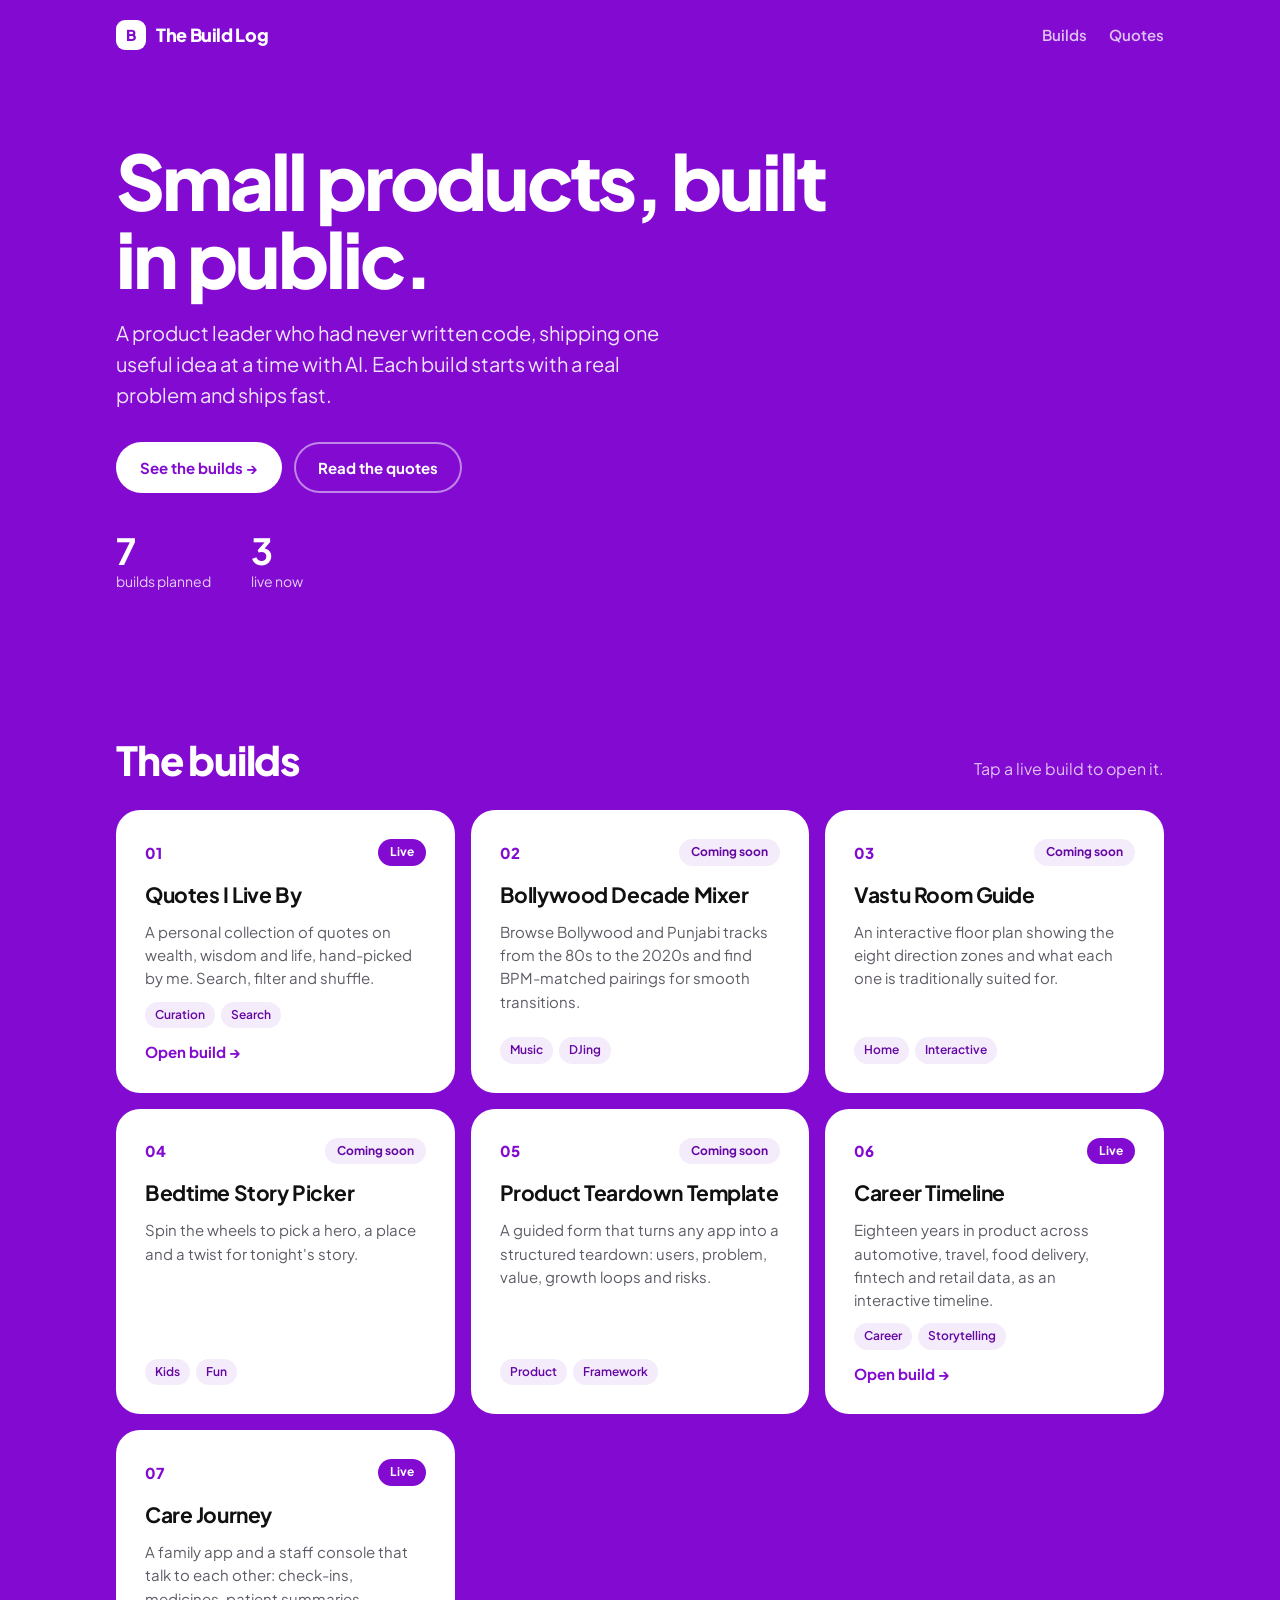
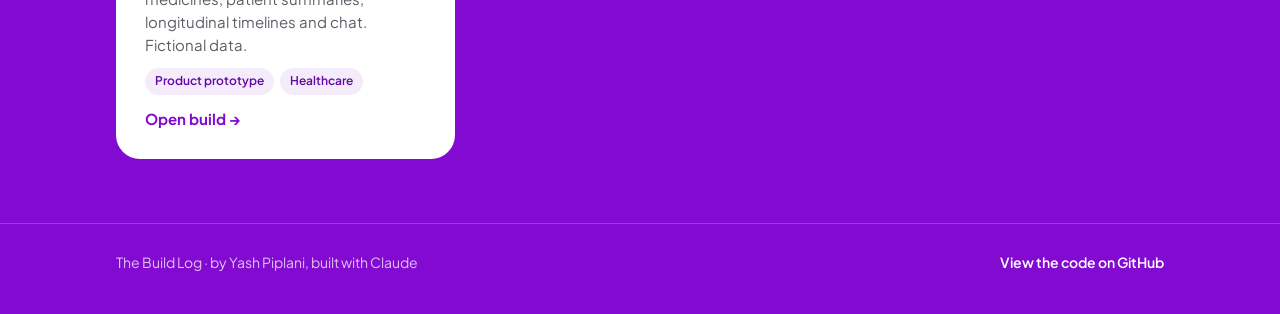
<file: index.html>
<!doctype html>
<html lang="en">
<head>
<meta charset="utf-8">
<meta name="viewport" content="width=device-width, initial-scale=1">
<title>The Build Log</title>
<meta name="description" content="Small, working products built with AI by a product leader learning to code.">
<link rel="preconnect" href="https://fonts.googleapis.com">
<link href="https://fonts.googleapis.com/css2?family=Plus+Jakarta+Sans:wght@400;600;700;800&display=swap" rel="stylesheet">
<meta name="color-scheme" content="light only">
<link rel="stylesheet" href="style.css?v=4">
</head>
<body class="landing">

<div class="hero">
  <nav class="nav">
    <a class="logo" href="index.html"><span class="mark">B</span>The Build Log</a>
    <div class="nav-links">
      <a href="#builds">Builds</a>
      <a href="quotes.html">Quotes</a>
    </div>
  </nav>
  <div class="hero-inner">
    <h1>Small products, built in public.</h1>
    <p>A product leader who had never written code, shipping one useful idea at a time with AI. Each build starts with a real problem and ships fast.</p>
    <div class="actions">
      <a class="btn btn-light" href="#builds">See the builds &rarr;</a>
      <a class="btn btn-ghost" href="quotes.html">Read the quotes</a>
    </div>
    <div class="stats">
      <div><b id="total">0</b><span>builds planned</span></div>
      <div><b id="live">0</b><span>live now</span></div>
    </div>
  </div>
</div>

<main class="section" id="builds">
  <div class="section-head">
    <h2>The builds</h2>
    <p>Tap a live build to open it.</p>
  </div>
  <div class="grid" id="grid"></div>
</main>

<footer>
  <div class="footer-inner">
    <span>The Build Log &middot; by Yash Piplani, built with Claude</span>
    <a href="https://github.com/piplaniyash/vibe-catalogue">View the code on GitHub</a>
  </div>
</footer>

<script>
  // ADD OR UPDATE BUILDS HERE.
  // When a build goes live, change status to "live" and set link to its file name.
  const projects = [
    {
      title: "Quotes I Live By",
      description: "A personal collection of quotes on wealth, wisdom and life, hand-picked by me. Search, filter and shuffle.",
      tags: ["Curation", "Search"],
      status: "live",
      link: "quotes.html"
    },
    {
      title: "Bollywood Decade Mixer",
      description: "Browse Bollywood and Punjabi tracks from the 80s to the 2020s and find BPM-matched pairings for smooth transitions.",
      tags: ["Music", "DJing"],
      status: "soon",
      link: ""
    },
    {
      title: "Vastu Room Guide",
      description: "An interactive floor plan showing the eight direction zones and what each one is traditionally suited for.",
      tags: ["Home", "Interactive"],
      status: "soon",
      link: ""
    },
    {
      title: "Bedtime Story Picker",
      description: "Spin the wheels to pick a hero, a place and a twist for tonight's story.",
      tags: ["Kids", "Fun"],
      status: "soon",
      link: ""
    },
    {
      title: "Product Teardown Template",
      description: "A guided form that turns any app into a structured teardown: users, problem, value, growth loops and risks.",
      tags: ["Product", "Framework"],
      status: "soon",
      link: ""
    },
    {
      title: "Career Timeline",
      description: "Eighteen years in product across automotive, travel, food delivery, fintech and retail data, as an interactive timeline.",
      tags: ["Career", "Storytelling"],
      status: "live",
      link: "career.html"
    },
    {
      title: "Care Journey",
      description: "A family app and a staff console that talk to each other: check-ins, medicines, patient summaries, longitudinal timelines and chat. Fictional data.",
      tags: ["Product prototype", "Healthcare"],
      status: "live",
      link: "care-journey.html"
    }
  ];

  const grid = document.getElementById("grid");
  projects.forEach((p, i) => {
    const live = p.status === "live" && p.link;
    const card = document.createElement(live ? "a" : "article");
    card.className = "card";
    if (live) card.href = p.link;
    card.innerHTML = `
      <div class="top">
        <span class="num">${String(i + 1).padStart(2, "0")}</span>
        <span class="pill ${live ? "live" : "soon"}">${live ? "Live" : "Coming soon"}</span>
      </div>
      <h3>${p.title}</h3>
      <p>${p.description}</p>
      <div class="tags">${p.tags.map(t => `<span class="tag">${t}</span>`).join("")}</div>
      ${live ? `<span class="go">Open build &rarr;</span>` : ""}
    `;
    grid.appendChild(card);
  });
  document.getElementById("total").textContent = projects.length;
  document.getElementById("live").textContent = projects.filter(p => p.status === "live").length;
</script>
</body>
</html>
</file>
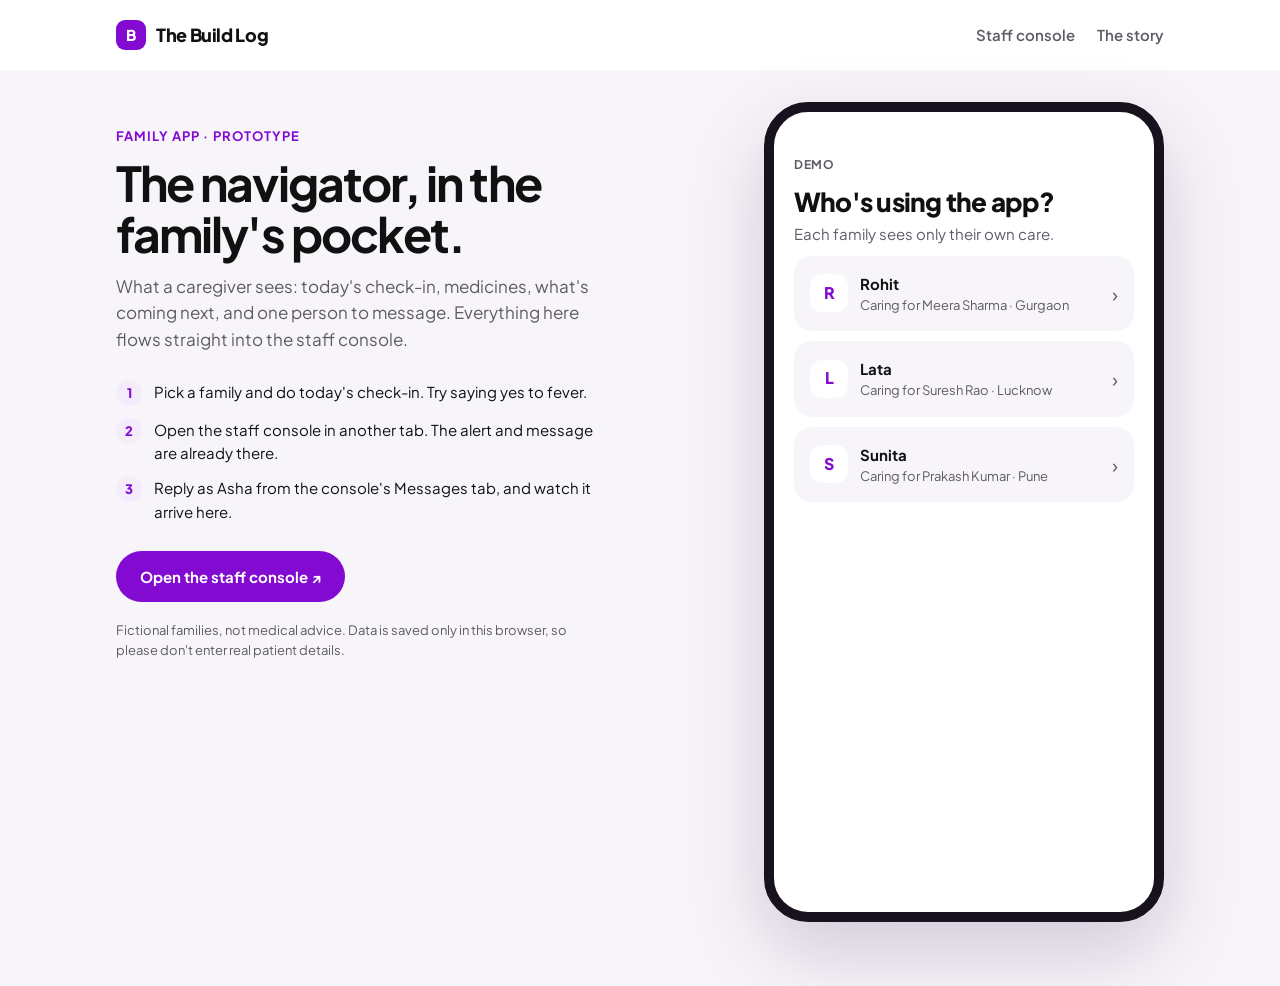
<file: care-family.html>
<!doctype html>
<html lang="en">
<head>
<meta charset="utf-8">
<meta name="viewport" content="width=device-width, initial-scale=1">
<title>Family Care App</title>
<meta name="description" content="A prototype of the family side of a cancer care navigator: daily check-ins, medicines, the treatment journey and a chat with the navigator. Fictional data.">
<meta name="color-scheme" content="light only">
<link rel="preconnect" href="https://fonts.googleapis.com">
<link href="https://fonts.googleapis.com/css2?family=Plus+Jakarta+Sans:wght@400;600;700;800&display=swap" rel="stylesheet">
<link rel="stylesheet" href="style.css?v=4">
<style>
  body { background: var(--surface); }
  .nav-wrap { background: var(--bg); }
  .wrap { max-width: 1080px; margin: 0 auto; padding: 32px 16px 64px; display: grid; grid-template-columns: minmax(0, 1fr) 400px; gap: 56px; align-items: start; }
  .explain { position: sticky; top: 32px; padding-top: 24px; }
  .eyebrow { font-size: 13px; font-weight: 700; color: var(--brand); text-transform: uppercase; letter-spacing: .08em; }
  .explain h1 { font-size: clamp(32px, 5vw, 48px); line-height: 1.05; letter-spacing: -0.04em; margin: 12px 0 14px; }
  .explain p { color: var(--muted); font-size: 17px; margin: 0; max-width: 480px; }
  .steps { margin: 28px 0 0; padding: 0; list-style: none; display: grid; gap: 12px; max-width: 480px; }
  .steps li { display: flex; gap: 12px; font-size: 15px; }
  .steps li span { width: 26px; height: 26px; border-radius: 50%; background: var(--brand-tint); color: var(--brand); font-weight: 800; font-size: 13px; display: grid; place-items: center; flex: none; }
  .explain .btn { margin-top: 28px; }
  .fine { font-size: 13px !important; margin-top: 18px !important; }

  /* Phone */
  .phone { background: var(--bg); border-radius: 44px; border: 10px solid #17121D; height: 820px; display: flex; flex-direction: column; overflow: hidden; box-shadow: 0 30px 80px rgba(40, 0, 70, .18); position: relative; }
  .screen { flex: 1; overflow-y: auto; overflow-x: hidden; }
  .tabbar { display: flex; border-top: 1px solid var(--line); background: var(--bg); padding: 6px 4px 12px; }
  .tb { flex: 1; font: inherit; font-size: 11px; font-weight: 700; color: var(--muted); background: none; border: 0; padding: 8px 0 2px; display: flex; flex-direction: column; align-items: center; gap: 4px; cursor: pointer; position: relative; }
  .tb svg { width: 23px; height: 23px; fill: none; stroke: currentColor; stroke-width: 1.8; stroke-linecap: round; stroke-linejoin: round; }
  .tb.on { color: var(--brand); }
  .tb .dot { position: absolute; top: 6px; right: calc(50% - 16px); width: 8px; height: 8px; border-radius: 50%; background: #D92D20; }

  /* Screens */
  .hello { background: #820AD1; color: #fff; padding: 22px 20px 22px; }
  .hello .top { display: flex; justify-content: space-between; align-items: center; font-size: 13px; }
  .hello .top button { font: inherit; font-size: 13px; font-weight: 700; color: #fff; background: rgba(255, 255, 255, .16); border: 0; border-radius: 999px; padding: 6px 12px; cursor: pointer; }
  .hello h2 { font-size: 30px; margin: 14px 0 18px; letter-spacing: -0.03em; line-height: 1.1; }
  .appt { background: #fff; color: var(--ink); border-radius: 20px; padding: 16px 18px; }
  .label { font-size: 12px; font-weight: 700; color: var(--muted); text-transform: uppercase; letter-spacing: .06em; }
  .appt b { display: block; font-size: 17px; margin-top: 4px; }
  .appt small { color: var(--muted); font-size: 13px; }
  .s-body { padding: 20px 18px 28px; }
  .s-title { font-size: 26px; font-weight: 800; letter-spacing: -0.03em; margin: 0; line-height: 1.15; }
  .s-sub { color: var(--muted); margin: 6px 0 0; font-size: 15px; }
  .sec { font-size: 13px; font-weight: 700; color: var(--muted); text-transform: uppercase; letter-spacing: .06em; margin: 24px 0 2px; }

  .todo { display: flex; align-items: center; gap: 12px; padding: 14px 16px; background: var(--surface); border-radius: 18px; margin-top: 10px; width: 100%; border: 0; font: inherit; text-align: left; cursor: pointer; color: inherit; }
  .todo .ic { width: 38px; height: 38px; border-radius: 12px; background: var(--bg); display: grid; place-items: center; color: var(--brand); flex: none; font-weight: 800; }
  .todo .ic svg { width: 20px; height: 20px; fill: none; stroke: currentColor; stroke-width: 2; stroke-linecap: round; stroke-linejoin: round; }
  .todo.done .ic { background: var(--brand); color: #fff; }
  .todo b { display: block; font-size: 15px; }
  .todo small { display: block; color: var(--muted); font-size: 13px; }
  .todo .chev { margin-left: auto; color: var(--muted); font-size: 20px; }
  .todo input { accent-color: var(--brand); width: 20px; height: 20px; margin-left: auto; flex: none; }
  .todo.done.task b { text-decoration: line-through; color: var(--muted); }

  .urgent { background: #FDECEC; color: #7A1A12; border-radius: 20px; padding: 16px 18px; margin-bottom: 4px; }
  .urgent b { display: block; font-size: 16px; color: #B42318; }
  .urgent p { margin: 4px 0 0; font-size: 14px; }
  .calm { background: var(--brand-tint); border-radius: 20px; padding: 18px; }
  .calm b { display: block; font-size: 17px; }
  .calm p { margin: 4px 0 0; font-size: 14px; color: var(--muted); }
  .big-btn { width: 100%; justify-content: center; margin-top: 12px; }
  .btn-red { background: #D92D20; color: #fff; }
  .btn[disabled] { opacity: .4; cursor: default; transform: none; }

  .q { margin-top: 24px; }
  .q h4 { margin: 0 0 10px; font-size: 16px; }
  .choice { display: flex; gap: 8px; }
  .choice button { flex: 1; font: inherit; font-weight: 700; font-size: 15px; padding: 14px 8px; border-radius: 16px; border: 1.5px solid var(--line); background: var(--bg); cursor: pointer; color: var(--ink); }
  .choice button.on { border-color: var(--brand); background: var(--brand-tint); color: var(--brand); }
  .choice button.on.red { border-color: #D92D20; background: #FDECEC; color: #B42318; }
  .hint-red { margin-top: 10px; font-size: 14px; color: #B42318; font-weight: 600; }
  .slider-val { display: flex; justify-content: space-between; align-items: baseline; }
  .slider-val b { font-size: 26px; letter-spacing: -0.02em; }
  .slider-val span { color: var(--muted); font-weight: 700; font-size: 14px; }
  .q input[type=range] { width: 100%; accent-color: var(--brand); height: 30px; }
  .scale { display: flex; justify-content: space-between; font-size: 12px; color: var(--muted); }
  textarea.note { width: 100%; font: inherit; font-size: 15px; border: 1.5px solid var(--line); border-radius: 16px; padding: 12px 14px; min-height: 84px; resize: vertical; }
  textarea.note:focus { outline: none; border-color: var(--brand); }

  .card { background: var(--surface); border-radius: 20px; padding: 16px 18px; margin-top: 12px; }
  .card h3 { margin: 0; font-size: 17px; }
  .card p { margin: 4px 0 0; color: var(--muted); font-size: 14px; }
  .dots { display: flex; gap: 6px; margin-top: 14px; }
  .dots span { flex: 1; text-align: center; font-size: 11px; color: var(--muted); font-weight: 600; }
  .dots i { display: block; height: 28px; border-radius: 8px; background: var(--line); margin-bottom: 4px; }
  .dots i.t { background: var(--brand); }
  .dots i.m { background: #F4B8B2; }
  .low { color: #B42318; font-weight: 700; }

  .progress { height: 8px; border-radius: 8px; background: rgba(130, 10, 209, .15); overflow: hidden; margin-top: 10px; }
  .progress div { height: 100%; background: var(--brand); border-radius: 8px; }
  .jl { display: grid; grid-template-columns: 58px 1fr; gap: 12px; padding: 14px 0; border-bottom: 1px solid var(--line); }
  .jl:last-child { border-bottom: 0; }
  .jl .d { font-size: 13px; font-weight: 700; color: var(--muted); }
  .jl b { display: block; font-size: 15px; }
  .jl p { margin: 2px 0 0; font-size: 14px; color: var(--muted); }
  .jl.next .d, .jl.next b { color: var(--brand); }

  .chat-screen { display: flex; flex-direction: column; height: 100%; }
  .chat-head { display: flex; align-items: center; gap: 12px; padding: 16px 18px; border-bottom: 1px solid var(--line); }
  .avatar { width: 40px; height: 40px; border-radius: 50%; background: var(--brand); color: #fff; display: grid; place-items: center; font-weight: 800; flex: none; }
  .chat-head b { display: block; font-size: 16px; }
  .chat-head small { color: var(--muted); font-size: 12px; }
  .thread { flex: 1; overflow-y: auto; display: flex; flex-direction: column; gap: 8px; padding: 16px 14px; }
  .bubble { max-width: 82%; padding: 10px 14px; border-radius: 18px; font-size: 14px; line-height: 1.45; }
  .bubble.me { align-self: flex-end; background: var(--brand); color: #fff; border-top-right-radius: 4px; }
  .bubble.them { align-self: flex-start; background: var(--surface); border-top-left-radius: 4px; }
  .bubble small { display: block; font-size: 11px; opacity: .7; margin-top: 4px; }
  .composer { display: flex; gap: 8px; padding: 10px 12px; border-top: 1px solid var(--line); background: var(--bg); }
  .composer input { flex: 1; font: inherit; font-size: 15px; border: 1.5px solid var(--line); border-radius: 999px; padding: 11px 16px; min-width: 0; }
  .composer input:focus { outline: none; border-color: var(--brand); }
  .composer button { flex: none; }

  .pick { padding: 32px 20px; }
  .pick .todo { padding: 16px; }
  .pill-s { font-size: 12px; font-weight: 700; border-radius: 999px; padding: 4px 10px; background: var(--bg); color: var(--muted); white-space: nowrap; }
  .pill-s.ok { background: var(--brand-tint); color: var(--brand); }
  .row { display: flex; justify-content: space-between; align-items: center; gap: 10px; padding: 12px 0; border-bottom: 1px solid var(--line); }
  .row:last-child { border-bottom: 0; }
  .bar { height: 8px; border-radius: 8px; background: var(--line); overflow: hidden; margin-top: 6px; }
  .bar div { height: 100%; background: var(--brand); }
  .back { font: inherit; font-size: 14px; font-weight: 700; color: var(--brand); background: none; border: 0; padding: 0; cursor: pointer; margin-bottom: 14px; }

  .toast { position: fixed; left: 50%; bottom: 24px; transform: translate(-50%, 20px); background: var(--ink); color: #fff; padding: 12px 20px; border-radius: 999px; font-size: 14px; font-weight: 600; opacity: 0; transition: .2s; pointer-events: none; z-index: 20; max-width: calc(100vw - 32px); text-align: center; }
  .toast.show { opacity: 1; transform: translate(-50%, 0); }

  @media (max-width: 860px) {
    body { background: var(--bg); }
    .wrap { grid-template-columns: minmax(0, 1fr); gap: 8px; padding: 0; }
    .explain { position: static; padding: 16px 16px 8px; }
    .explain h1 { font-size: 26px; margin: 8px 0 6px; }
    .explain p { font-size: 14px; }
    .steps, .explain .btn, .fine { display: none !important; }
    .phone { border: 0; border-radius: 0; height: auto; min-height: calc(100vh - 140px); box-shadow: none; overflow: visible; }
    .screen { overflow: visible; }
    .tabbar { position: sticky; bottom: 0; z-index: 5; }
    .chat-screen { height: calc(100vh - 150px); }
    .toast { bottom: 90px; }
  }
</style>
</head>
<body>

<div class="nav-wrap">
  <nav class="nav">
    <a class="logo" href="index.html"><span class="mark">B</span>The Build Log</a>
    <div class="nav-links">
      <a href="care-navigator.html">Staff console</a>
      <a href="care-journey.html">The story</a>
    </div>
  </nav>
</div>

<div class="wrap">
  <section class="explain">
    <div class="eyebrow">Family app &middot; prototype</div>
    <h1>The navigator, in the family's pocket.</h1>
    <p>What a caregiver sees: today's check-in, medicines, what's coming next, and one person to message. Everything here flows straight into the staff console.</p>
    <ol class="steps">
      <li><span>1</span>Pick a family and do today's check-in. Try saying yes to fever.</li>
      <li><span>2</span>Open the staff console in another tab. The alert and message are already there.</li>
      <li><span>3</span>Reply as Asha from the console's Messages tab, and watch it arrive here.</li>
    </ol>
    <a class="btn btn-brand" href="care-navigator.html" target="_blank" rel="noopener">Open the staff console &nearr;</a>
    <p class="fine">Fictional families, not medical advice. Data is saved only in this browser, so please don't enter real patient details.</p>
  </section>

  <div class="phone">
    <div class="screen" id="screen"></div>
    <nav class="tabbar" id="tabbar"></nav>
  </div>
</div>

<div class="toast" id="toast"></div>

<script src="care-data.js?v=1"></script>
<script>
  const FAM_KEY = "buildlog-family-id";
  let famId = null;
  try { famId = localStorage.getItem(FAM_KEY); } catch (e) {}
  let screen = famId && P(famId) ? "home" : "pick";
  let ck = null, ckResult = null;

  const first = s => String(s || "there").split(" ")[0];
  const ICON = {
    home: '<path d="M3 11l9-7 9 7v9a1 1 0 0 1-1 1h-5v-6H9v6H4a1 1 0 0 1-1-1z"/>',
    checkin: '<rect x="5" y="4" width="14" height="17" rx="2"/><path d="M9 4h6v3H9zM9 13l2 2 4-4"/>',
    meds: '<rect x="2.5" y="8.5" width="19" height="7" rx="3.5" transform="rotate(-45 12 12)"/><path d="M9.5 9.5l5 5"/>',
    journey: '<circle cx="6" cy="18" r="2"/><circle cx="18" cy="6" r="2"/><path d="M8 18h6a3 3 0 0 0 0-6h-4a3 3 0 0 1 0-6h6"/>',
    chat: '<path d="M4 5h16v11H9l-5 4z"/>',
    check: '<path d="M5 12l5 5 9-10"/>',
    money: '<rect x="3" y="6" width="18" height="12" rx="2"/><circle cx="12" cy="12" r="2.5"/>'
  };
  const svg = k => `<svg viewBox="0 0 24 24">${ICON[k]}</svg>`;

  function toast(t) { const el = $("toast"); el.textContent = t; el.classList.add("show"); clearTimeout(toast.t); toast.t = setTimeout(() => el.classList.remove("show"), 2800); }
  function setFam(id) { famId = id; try { id ? localStorage.setItem(FAM_KEY, id) : localStorage.removeItem(FAM_KEY); } catch (e) {} }
  function go(s) {
    screen = s;
    if (s === "checkin") { ckResult = null; ck = draft(P(famId)); }
    draw();
    $("screen").scrollTop = 0;
    if (innerWidth <= 860) scrollTo({ top: 0 });
  }
  function draft(p) {
    const c = p.checkins.find(x => x.date === TODAY);
    return c ? { ...c, again: true } : { fever: null, pain: 2, fatigue: 3, appetite: "Good", doses: null, note: "" };
  }
  const painWord = v => v === 0 ? "None" : v <= 3 ? "Mild" : v <= 6 ? "Moderate" : "Severe";
  const tiredWord = v => v === 0 ? "Not tired" : v <= 3 ? "A little" : v <= 6 ? "Quite tired" : "Exhausted";

  // ---------- Screens ----------
  const screens = {
    pick() {
      return `<div class="pick">
        <p class="label">Demo</p>
        <h2 class="s-title" style="margin-top:6px">Who's using the app?</h2>
        <p class="s-sub">Each family sees only their own care.</p>
        ${db.patients.map(p => `<button class="todo" data-act="pick" data-id="${p.id}">
          <span class="ic">${esc(first(p.caregiver || p.name)[0] || "?")}</span>
          <span><b>${esc(first(p.caregiver || p.name))}</b><small>Caring for ${esc(p.name)} &middot; ${esc(p.city)}</small></span><span class="chev">›</span></button>`).join("")}
      </div>`;
    },

    home(p) {
      const l = latest(p), checkedIn = l && l.date === TODAY;
      const feverRecent = l && l.fever && diff(l.date) >= -2;
      const meds = p.meds, takenCount = meds.filter(m => m.taken[TODAY]).length;
      const famTasks = p.tasks.filter(t => t.owner === "Family" && !t.done).sort((a, b) => (a.due || "9") < (b.due || "9") ? -1 : 1);
      const lastMsg = p.messages[p.messages.length - 1];
      const total = p.costs.reduce((n, c) => n + Number(c.amount || 0), 0);
      const approved = p.schemes.filter(s => s.status === "Approved").length, pending = p.schemes.filter(s => ["Checking", "Applied"].includes(s.status)).length;
      return `
        <header class="hello">
          <div class="top"><span>Caring for ${esc(p.name)}</span><button data-act="switch">Switch</button></div>
          <h2>Hi ${esc(first(p.caregiver))}</h2>
          <div class="appt"><span class="label">Coming up</span>
            ${p.nextAppt && p.nextAppt.date ? `<b>${esc(p.nextAppt.what)}</b><small>${fmtLong(p.nextAppt.date)} &middot; ${rel(p.nextAppt.date)} &middot; ${esc(p.hospital)}</small>` : `<b>Nothing booked yet</b><small>Asha will let you know</small>`}
          </div>
        </header>
        <div class="s-body">
          ${feverRecent ? `<div class="urgent"><b>Fever reported ${rel(l.date)}</b><p>If ${esc(first(p.name))} still has a fever, call the oncology line now, day or night.</p>
            <button class="btn btn-red btn-sm big-btn" data-act="call">Call the oncology line</button></div>` : ""}
          <div class="sec">Today</div>
          <button class="todo ${checkedIn ? "done" : ""}" data-act="go" data-s="checkin">
            <span class="ic">${svg(checkedIn ? "check" : "checkin")}</span>
            <span><b>${checkedIn ? "Check-in done" : "Daily check-in"}</b><small>${checkedIn ? "Thank you. Asha has it." : "How is " + esc(first(p.name)) + " today? Takes 30 seconds."}</small></span><span class="chev">›</span></button>
          ${meds.length ? `<button class="todo ${takenCount === meds.length ? "done" : ""}" data-act="go" data-s="meds">
            <span class="ic">${svg(takenCount === meds.length ? "check" : "meds")}</span>
            <span><b>Medicines</b><small>${takenCount} of ${meds.length} taken today</small></span><span class="chev">›</span></button>` : ""}
          ${famTasks.map(t => `<label class="todo task">
            <span class="ic">!</span><span><b>${esc(t.text)}</b><small>${t.due ? (diff(t.due) < 0 ? `<span class="low">Overdue, ${fmt(t.due)}</span>` : "Due " + rel(t.due)) : "From Asha"}</small></span>
            <input type="checkbox" data-act="task" data-tid="${t.id}"></label>`).join("")}

          <div class="sec">Your navigator</div>
          <button class="todo" data-act="go" data-s="chat">
            <span class="avatar">A</span>
            <span style="min-width:0"><b>Asha</b><small style="white-space:nowrap;overflow:hidden;text-overflow:ellipsis">${lastMsg ? (lastMsg.from === "fam" ? "You: " : "") + esc(lastMsg.text) : "Say hello"}</small></span><span class="chev">›</span></button>

          <div class="sec">Money and schemes</div>
          <button class="todo" data-act="go" data-s="money">
            <span class="ic">${svg("money")}</span>
            <span><b>${rupees(total)} spent so far</b><small>${plural(approved, "scheme")} approved${pending ? ", " + pending + " in progress" : ""}</small></span><span class="chev">›</span></button>
        </div>`;
    },

    checkin(p) {
      if (ckResult) {
        const name = first(p.name);
        const body = ckResult === "fever"
          ? `<div class="urgent"><b>Call the oncology line now</b><p>A fever during cancer treatment can be serious. Please don't wait to see if it passes.</p>
              <button class="btn btn-red big-btn" data-act="call">Call the oncology line</button></div>
             <p class="s-sub" style="margin-top:16px">Asha has been alerted and will call you as well.</p>`
          : ckResult === "pain"
          ? `<div class="calm"><b>Asha will call you today</b><p>Pain of 7 or more needs attention. Asha has been alerted and will speak to the care team.</p></div>`
          : `<div class="calm"><b>Thank you, ${esc(first(p.caregiver))}</b><p>That's today's check-in done for ${esc(name)}. Asha will look at it today.</p></div>`;
        return `<div class="s-body"><h2 class="s-title">Check-in sent</h2><div style="margin-top:18px">${body}</div>
          <button class="btn btn-soft big-btn" data-act="go" data-s="home">Back to home</button></div>`;
      }
      const yn = (k, a, b, red) => `<div class="choice">
        <button class="${ck[k] === false ? "on" : ""}" data-act="set" data-k="${k}" data-v="0">${a}</button>
        <button class="${ck[k] === true ? "on" + (red ? " red" : "") : ""}" data-act="set" data-k="${k}" data-v="1">${b}</button></div>`;
      const ready = ck.fever !== null && ck.doses !== null;
      return `<div class="s-body">
        <h2 class="s-title">How is ${esc(first(p.name))} today?</h2>
        <p class="s-sub">${ck.again ? "You've already checked in today. Sending again updates it." : "Your answers go straight to Asha."}</p>
        <div class="q"><h4>Any fever today?</h4>${yn("fever", "No", "Yes", true)}
          ${ck.fever ? `<div class="hint-red">A temperature of 38°C or more needs an urgent call to the oncology line.</div>` : ""}</div>
        <div class="q"><div class="slider-val"><h4>Pain</h4><span><b id="painV">${ck.pain}</b> <span id="painW">${painWord(ck.pain)}</span></span></div>
          <input type="range" min="0" max="10" value="${ck.pain}" data-act="slide" data-k="pain"><div class="scale"><span>No pain</span><span>Worst</span></div></div>
        <div class="q"><div class="slider-val"><h4>Tiredness</h4><span><b id="fatigueV">${ck.fatigue}</b> <span id="fatigueW">${tiredWord(ck.fatigue)}</span></span></div>
          <input type="range" min="0" max="10" value="${ck.fatigue}" data-act="slide" data-k="fatigue"><div class="scale"><span>Full of energy</span><span>Exhausted</span></div></div>
        <div class="q"><h4>Appetite</h4><div class="choice">${["Good", "Okay", "Poor"].map(o => `<button class="${ck.appetite === o ? "on" : ""}" data-act="appetite" data-v="${o}">${o}</button>`).join("")}</div></div>
        <div class="q"><h4>Medicines taken today?</h4>${yn("doses", "Not yet", "Yes")}</div>
        <div class="q"><h4>Anything else Asha should know?</h4><textarea class="note" data-act="note" placeholder="Optional">${esc(ck.note)}</textarea></div>
        <button class="btn btn-brand big-btn" data-act="submit" ${ready ? "" : "disabled"}>Send to Asha</button>
        ${ready ? "" : `<p class="s-sub" style="text-align:center;font-size:13px">Answer fever and medicines to send.</p>`}
      </div>`;
    },

    meds(p) {
      return `<div class="s-body"><h2 class="s-title">Medicines</h2><p class="s-sub">Tap when today's doses are taken. Asha sees it straight away.</p>
        ${p.meds.map(m => {
          const done = !!m.taken[TODAY], d = daysLeft(m);
          const requested = p.tasks.some(t => !t.done && t.text === "Refill requested by family: " + m.name);
          const week = Array.from({ length: 7 }, (_, k) => {
            const i = 6 - k, day = off(-i);
            const cls = m.taken[day] ? "t" : (i > 0 && day >= m.since ? "m" : "");
            return `<span><i class="${cls}"></i>${i === 0 ? "Today" : toDate(day).toLocaleDateString("en-IN", { weekday: "short" })}</span>`;
          }).join("");
          return `<div class="card"><h3>${esc(m.name)}</h3><p>${esc(m.dose)} &middot; ${esc(m.schedule)}</p>
            <button class="btn ${done ? "btn-soft" : "btn-brand"} big-btn" data-act="take" data-mid="${m.id}">${done ? "Taken today ✓ (tap to undo)" : "I've taken today's doses"}</button>
            <div class="dots">${week}</div>
            <p style="margin-top:12px">${d <= 7 ? `<span class="low">Running low: about ${plural(d, "day")} left</span>` : `About ${plural(d, "day")} of tablets left`}</p>
            ${d <= 10 ? `<button class="btn btn-soft btn-sm big-btn" data-act="refill" data-mid="${m.id}" ${requested ? "disabled" : ""}>${requested ? "Refill requested ✓" : "Ask Asha to arrange a refill"}</button>` : ""}
          </div>`;
        }).join("") || `<div class="card"><p>No medicines added yet. Asha will add them for you.</p></div>`}
      </div>`;
    },

    journey(p) {
      const m = /cycle (\d+) of (\d+)/i.exec(p.phase || "");
      const events = [...p.events].sort((a, b) => a.date < b.date ? 1 : -1);
      return `<div class="s-body"><h2 class="s-title">${esc(first(p.name))}'s journey</h2>
        <div class="card" style="background:var(--brand-tint)"><span class="label">Where we are</span><h3 style="margin-top:4px">${esc(p.phase)}</h3>
          ${m ? `<div class="progress"><div style="width:${Math.min(100, m[1] * 100 / m[2])}%"></div></div><p>${m[2] - m[1] === 0 ? "Last cycle" : plural(m[2] - m[1], "cycle") + " to go"}</p>` : ""}</div>
        <div class="sec">Timeline</div>
        ${p.nextAppt && p.nextAppt.date ? `<div class="jl next"><div class="d">${fmt(p.nextAppt.date)}</div><div><b>${esc(p.nextAppt.what)}</b><p>Coming up ${rel(p.nextAppt.date)}</p></div></div>` : ""}
        ${events.map(e => `<div class="jl"><div class="d">${fmt(e.date)}</div><div><b>${esc(e.title)}</b>${e.note ? `<p>${esc(e.note)}</p>` : ""}</div></div>`).join("")}
      </div>`;
    },

    chat(p) {
      return `<div class="chat-screen">
        <div class="chat-head"><span class="avatar">A</span><div><b>Asha, care navigator</b><small>Usually replies within the hour</small></div></div>
        <div class="thread" id="thread">${p.messages.map(m => `<div class="bubble ${m.from === "fam" ? "me" : "them"}">${esc(m.text)}
          <small>${m.from === "fam" ? "You" : "Asha" + (m.auto ? " · automatic" : "")} · ${msgTime(m.at)}</small></div>`).join("") || `<p class="s-sub" style="text-align:center">Say hello to Asha.</p>`}</div>
        <form class="composer" data-form="send"><input name="text" placeholder="Message Asha" autocomplete="off" required><button class="btn btn-brand btn-sm" type="submit">Send</button></form>
      </div>`;
    },

    money(p) {
      const total = p.costs.reduce((n, c) => n + Number(c.amount || 0), 0);
      const by = PAYERS.map(k => [k, p.costs.filter(c => c.payer === k).reduce((n, c) => n + Number(c.amount || 0), 0)]).filter(x => x[1]);
      return `<div class="s-body"><button class="back" data-act="go" data-s="home">‹ Home</button>
        <h2 class="s-title">Money and schemes</h2><p class="s-sub">Every bill in one place. Asha handles scheme paperwork.</p>
        <div class="card"><span class="label">Spent so far</span><h3 style="font-size:28px;margin-top:4px">${rupees(total)}</h3>
          ${by.map(([k, v]) => `<div style="margin-top:12px;font-size:14px;display:flex;justify-content:space-between"><span>Paid by ${k.toLowerCase()}</span><b>${rupees(v)}</b></div><div class="bar"><div style="width:${total ? v * 100 / total : 0}%"></div></div>`).join("")}</div>
        <div class="sec">Schemes and support</div>
        <div class="card">${p.schemes.map(s => `<div class="row"><span style="font-size:15px">${esc(s.name)}</span><span class="pill-s ${s.status === "Approved" ? "ok" : ""}">${esc(s.status)}</span></div>`).join("") || `<p>Asha will check what you may be eligible for.</p>`}</div>
        <div class="sec">Recent bills</div>
        <div class="card">${[...p.costs].sort((a, b) => a.date < b.date ? 1 : -1).slice(0, 6).map(c => `<div class="row"><span style="font-size:15px">${esc(c.item)}<br><small class="muted" style="color:var(--muted)">${fmt(c.date)} &middot; ${esc(c.payer)}</small></span><b>${rupees(c.amount)}</b></div>`).join("") || `<p>No bills yet.</p>`}</div>
        <button class="btn btn-soft big-btn" data-act="go" data-s="chat">Ask Asha about costs</button>
      </div>`;
    }
  };

  const TABS = [["home", "Home"], ["checkin", "Check-in"], ["meds", "Medicines"], ["journey", "Journey"], ["chat", "Chat"]];
  function drawTabs(p) {
    if (screen === "pick" || !p) { $("tabbar").style.display = "none"; return; }
    $("tabbar").style.display = "";
    const last = p.messages[p.messages.length - 1];
    const active = screen === "money" ? "home" : screen;
    $("tabbar").innerHTML = TABS.map(([k, label]) => `<button class="tb ${k === active ? "on" : ""}" data-act="go" data-s="${k}">${svg(k)}${label}
      ${k === "chat" && last && last.from === "nav" && !last.auto && screen !== "chat" ? '<span class="dot"></span>' : ""}</button>`).join("");
  }

  function draw() {
    const p = P(famId);
    if (!p && screen !== "pick") screen = "pick";
    $("screen").innerHTML = screens[screen](p);
    drawTabs(p);
    save();
    const t = document.getElementById("thread"); if (t) t.scrollTop = t.scrollHeight;
  }

  // ---------- Actions ----------
  const actions = {
    pick(el) { setFam(el.dataset.id); go("home"); },
    switch() { setFam(null); go("pick"); },
    go(el) { go(el.dataset.s); },
    call() { toast("Demo: this would call the hospital's 24-hour oncology line."); },
    set(el) { ck[el.dataset.k] = el.dataset.v === "1"; draw(); },
    appetite(el) { ck.appetite = el.dataset.v; draw(); },
    submit() {
      const p = P(famId);
      const c = { date: TODAY, fever: ck.fever, pain: ck.pain, fatigue: ck.fatigue, appetite: ck.appetite, doses: ck.doses, note: (ck.note || "").trim() };
      p.checkins = p.checkins.filter(x => x.date !== TODAY).concat(c);
      if (c.doses) p.meds.forEach(m => { if (!m.taken[TODAY]) { m.taken[TODAY] = true; m.left = Math.max(0, m.left - m.perDay); } });
      let reply;
      if (c.fever) {
        p.events.push({ id: uid(), date: TODAY, type: "Alert", title: "Fever reported in the family app", note: c.note });
        reply = "Fever noted. Please call the oncology line now, day or night. I've been alerted and will call you too.";
        ckResult = "fever";
      } else if (c.pain >= 7) {
        p.events.push({ id: uid(), date: TODAY, type: "Alert", title: `High pain (${c.pain}/10) reported in the family app`, note: c.note });
        reply = "Thank you for telling me. Pain of 7 or more needs attention, so I'll call you today.";
        ckResult = "pain";
      } else {
        reply = "Check-in received, thank you. I'll look at it today.";
        ckResult = "ok";
      }
      p.messages.push({ id: uid(), from: "nav", text: reply, at: stamp(), auto: true });
      draw(); $("screen").scrollTop = 0; if (innerWidth <= 860) scrollTo({ top: 0 });
    },
    take(el) {
      const m = P(famId).meds.find(x => x.id === el.dataset.mid);
      if (m.taken[TODAY]) { delete m.taken[TODAY]; m.left += m.perDay; toast("Undone"); }
      else { m.taken[TODAY] = true; m.left = Math.max(0, m.left - m.perDay); toast("Marked as taken. Asha can see it."); }
      draw();
    },
    refill(el) {
      const p = P(famId), m = p.meds.find(x => x.id === el.dataset.mid);
      p.tasks.push({ id: uid(), text: "Refill requested by family: " + m.name, owner: "Navigator", due: TODAY, done: false });
      p.messages.push({ id: uid(), from: "fam", text: `Please arrange a refill of ${m.name}. We have about ${plural(daysLeft(m), "day")} left.`, at: stamp() });
      draw(); toast("Asha has your refill request");
    }
  };

  document.addEventListener("click", e => {
    const el = e.target.closest("[data-act]");
    if (!el || el.disabled || el.type === "checkbox" || el.type === "range" || el.tagName === "TEXTAREA") return;
    const fn = actions[el.dataset.act]; if (fn) fn(el);
  });
  document.addEventListener("input", e => {
    const el = e.target;
    if (el.dataset.act === "slide") {
      const k = el.dataset.k, v = Number(el.value); ck[k] = v;
      $(k + "V").textContent = v; $(k + "W").textContent = k === "pain" ? painWord(v) : tiredWord(v);
    }
    if (el.dataset.act === "note") ck.note = el.value;
  });
  document.addEventListener("change", e => {
    const el = e.target;
    if (el.dataset.act === "task") {
      const t = P(famId).tasks.find(x => x.id === el.dataset.tid);
      t.done = true; toast("Done. Asha can see it."); draw();
    }
  });
  document.addEventListener("submit", e => {
    if (e.target.dataset.form !== "send") return;
    e.preventDefault();
    const text = new FormData(e.target).get("text").trim();
    if (!text) return;
    P(famId).messages.push({ id: uid(), from: "fam", text, at: stamp() });
    draw();
    const input = document.querySelector(".composer input"); if (input) input.focus();
  });

  // Pick up replies and changes made in the staff console (another tab), unless mid check-in.
  onSync(() => { if (!(screen === "checkin" && !ckResult)) draw(); });

  draw();
</script>
</body>
</html>
</file>
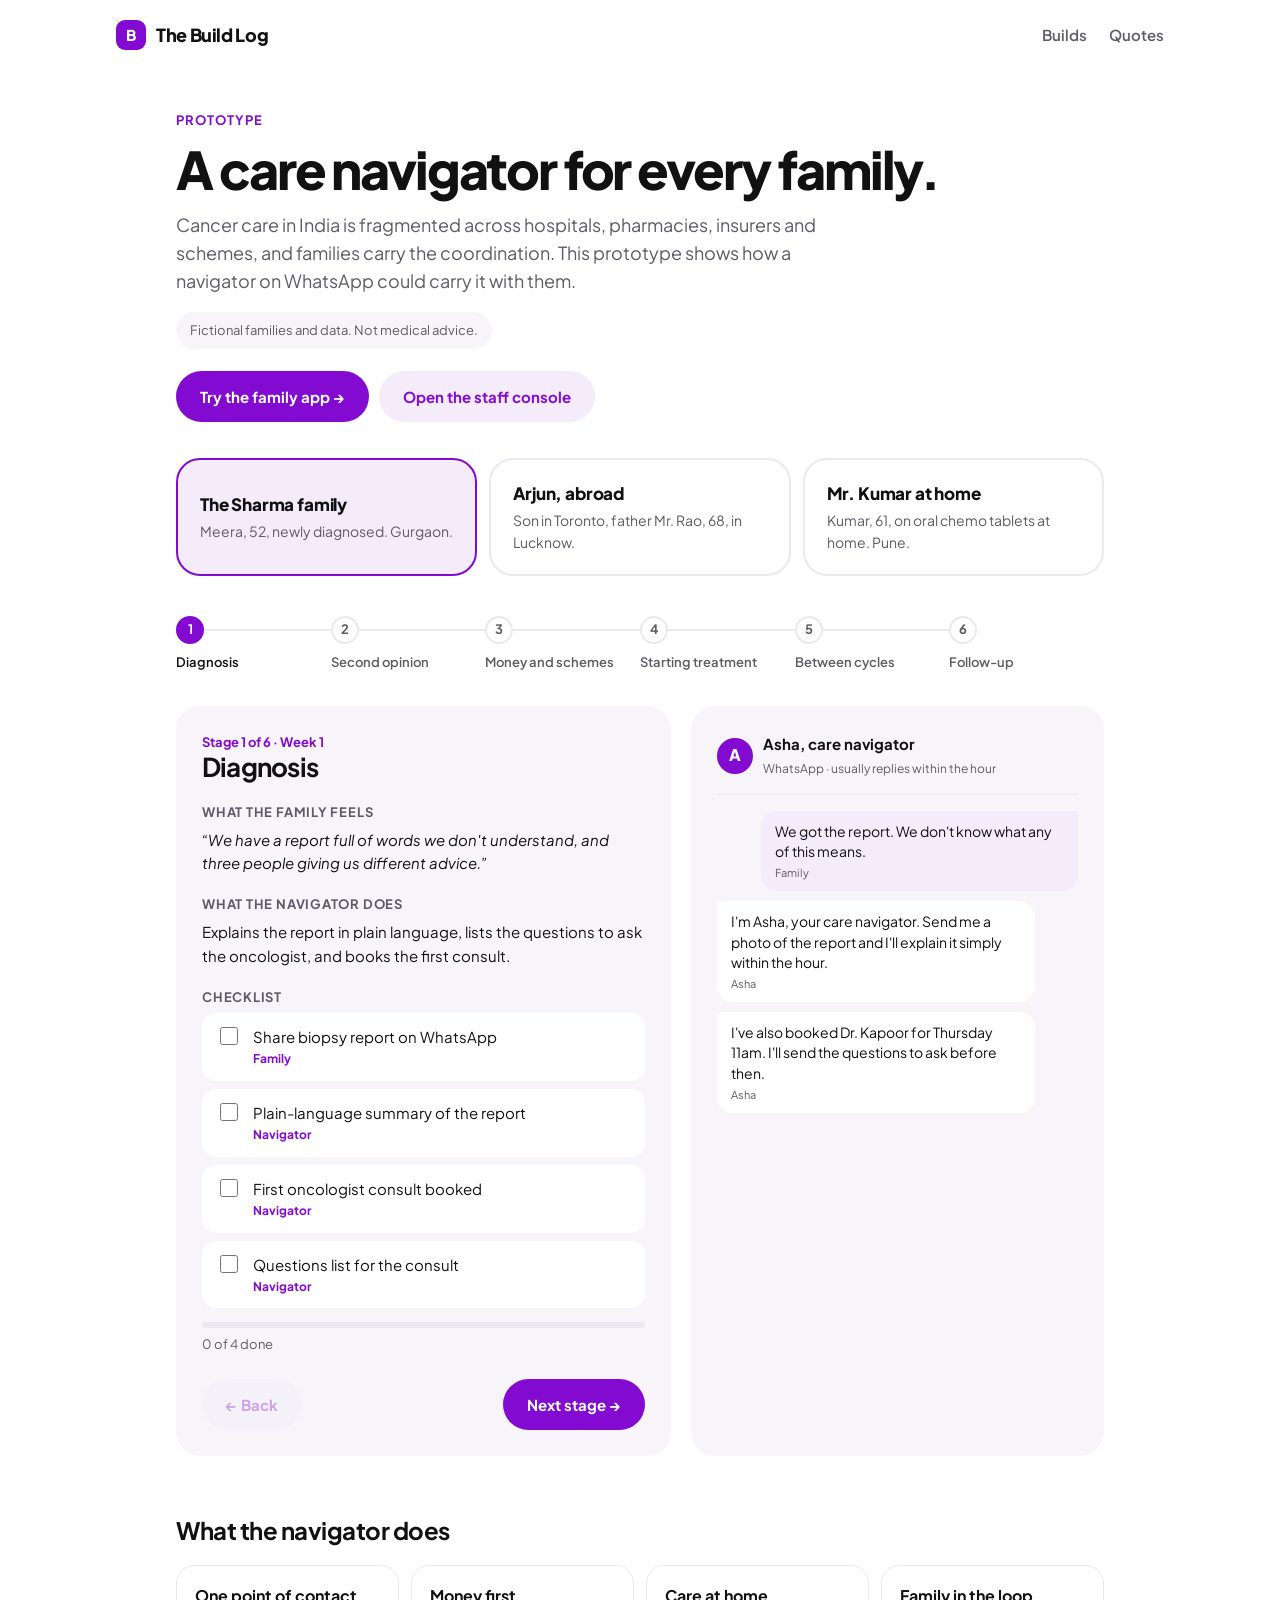
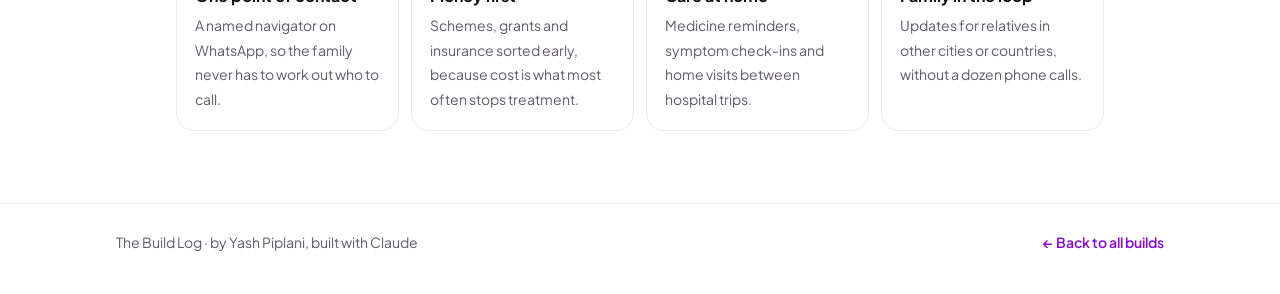
<file: care-journey.html>
<!doctype html>
<html lang="en">
<head>
<meta charset="utf-8">
<meta name="viewport" content="width=device-width, initial-scale=1">
<title>Care Journey</title>
<meta name="description" content="A clickable prototype of how a care navigator guides a family through cancer treatment. Fictional people and data.">
<meta name="color-scheme" content="light only">
<link rel="preconnect" href="https://fonts.googleapis.com">
<link href="https://fonts.googleapis.com/css2?family=Plus+Jakarta+Sans:wght@400;600;700;800&display=swap" rel="stylesheet">
<link rel="stylesheet" href="style.css?v=4">
<style>
  .page { max-width: 960px; margin: 0 auto; padding: 40px 16px 72px; }
  .eyebrow { font-size: 13px; font-weight: 700; color: var(--brand); text-transform: uppercase; letter-spacing: .08em; }
  .page h1 { font-size: clamp(34px, 6.5vw, 52px); line-height: 1.05; letter-spacing: -0.04em; font-weight: 800; margin: 12px 0 14px; }
  .lede { color: var(--muted); font-size: 18px; margin: 0; max-width: 640px; }
  .notice { margin-top: 18px; display: inline-block; font-size: 13px; color: var(--muted); background: var(--surface); padding: 8px 14px; border-radius: 999px; }

  /* Family picker */
  .families { display: grid; gap: 12px; grid-template-columns: repeat(auto-fit, minmax(240px, 1fr)); margin-top: 36px; }
  .family {
    text-align: left; font: inherit; color: inherit; cursor: pointer;
    background: var(--bg); border: 2px solid var(--line); border-radius: var(--radius); padding: 20px 22px;
    transition: border-color .15s;
  }
  .family:hover { border-color: var(--brand-tint); }
  .family.on { border-color: var(--brand); background: var(--brand-tint); }
  .family .who { font-weight: 800; font-size: 17px; letter-spacing: -0.01em; }
  .family .ctx { color: var(--muted); font-size: 14px; margin-top: 4px; }

  /* Stepper */
  .stepper { display: flex; margin: 40px 0 0; overflow-x: auto; padding-bottom: 6px; }
  .step {
    flex: 1 0 110px; font: inherit; color: inherit; background: none; border: 0; cursor: pointer;
    text-align: left; padding: 0 8px 0 0; position: relative;
  }
  .step::before { content: ""; position: absolute; left: 0; right: 0; top: 13px; height: 2px; background: var(--line); }
  .step:last-child::before { width: 0; }
  .step .n {
    position: relative; display: grid; place-items: center; width: 28px; height: 28px; border-radius: 50%;
    background: var(--bg); border: 2px solid var(--line); font-size: 13px; font-weight: 700; color: var(--muted);
  }
  .step.done .n { background: var(--brand-tint); border-color: var(--brand-tint); color: var(--brand); }
  .step.on .n { background: var(--brand); border-color: var(--brand); color: #fff; }
  .step .t { display: block; margin-top: 8px; font-size: 13px; font-weight: 600; color: var(--muted); }
  .step.on .t { color: var(--ink); }

  /* Stage panel */
  .stage { display: grid; grid-template-columns: 1.2fr 1fr; gap: 20px; margin-top: 28px; }
  .panel { background: var(--surface); border-radius: var(--radius); padding: 26px; }
  .stage h2 { font-size: 26px; letter-spacing: -0.03em; margin: 0 0 6px; line-height: 1.15; }
  .when { color: var(--brand); font-weight: 700; font-size: 13px; }
  .block { margin-top: 20px; }
  .block h4 { margin: 0 0 6px; font-size: 13px; text-transform: uppercase; letter-spacing: .06em; color: var(--muted); }
  .block p { margin: 0; font-size: 15px; }
  .feeling { font-style: italic; }

  .tasks { list-style: none; padding: 0; margin: 0; display: grid; gap: 8px; }
  .tasks label {
    display: flex; gap: 12px; align-items: flex-start; background: var(--bg); border-radius: 14px;
    padding: 12px 14px; cursor: pointer; font-size: 15px;
  }
  .tasks input { accent-color: var(--brand); width: 18px; height: 18px; margin-top: 2px; flex: none; }
  .tasks .done span { text-decoration: line-through; color: var(--muted); }
  .owner { display: block; font-size: 12px; font-weight: 700; color: var(--brand); margin-top: 2px; text-decoration: none !important; }

  .progress { height: 6px; border-radius: 6px; background: var(--line); margin-top: 14px; overflow: hidden; }
  .progress div { height: 100%; background: var(--brand); border-radius: 6px; transition: width .25s; }
  .ptext { font-size: 13px; color: var(--muted); margin-top: 6px; }

  /* WhatsApp-style chat */
  .chat-head { display: flex; align-items: center; gap: 10px; padding-bottom: 14px; border-bottom: 1px solid var(--line); }
  .avatar { width: 36px; height: 36px; border-radius: 50%; background: var(--brand); color: #fff; display: grid; place-items: center; font-weight: 800; }
  .chat-head b { display: block; font-size: 15px; }
  .chat-head small { color: var(--muted); font-size: 12px; }
  .chat { display: flex; flex-direction: column; gap: 10px; margin-top: 16px; }
  .msg { max-width: 88%; padding: 10px 14px; border-radius: 16px; font-size: 14px; line-height: 1.45; }
  .msg.asha { background: var(--bg); border-top-left-radius: 4px; align-self: flex-start; }
  .msg.fam { background: var(--brand-tint); border-top-right-radius: 4px; align-self: flex-end; }
  .msg small { display: block; font-size: 11px; color: var(--muted); margin-top: 4px; }

  /* Tool: scheme finder / check-in */
  .tool { margin-top: 20px; background: var(--bg); border-radius: 18px; padding: 18px; }
  .tool h4 { margin: 0 0 10px; font-size: 15px; }
  .q { display: flex; justify-content: space-between; align-items: center; gap: 10px; padding: 8px 0; font-size: 14px; border-bottom: 1px solid var(--line); }
  .q:last-of-type { border-bottom: 0; }
  .yn { display: flex; gap: 6px; }
  .yn button { font: inherit; font-size: 13px; font-weight: 700; border: 1px solid var(--line); background: var(--bg); color: var(--muted); border-radius: 999px; padding: 4px 12px; cursor: pointer; }
  .yn button.on { background: var(--brand); border-color: var(--brand); color: #fff; }
  .result { margin-top: 12px; font-size: 14px; background: var(--brand-tint); border-radius: 12px; padding: 12px 14px; }
  .result.alert { background: #FDECEC; color: #8A1C1C; }

  .nav-row { display: flex; justify-content: space-between; gap: 12px; margin-top: 24px; }
  .nav-row .btn[disabled] { opacity: .35; cursor: default; transform: none; }

  .model { margin-top: 56px; }
  .model h2 { font-size: 24px; letter-spacing: -0.02em; margin: 0 0 16px; }
  .pillars { display: grid; gap: 12px; grid-template-columns: repeat(auto-fit, minmax(200px, 1fr)); }
  .pillars div { border: 1px solid var(--line); border-radius: 18px; padding: 18px; }
  .pillars b { display: block; margin-bottom: 4px; }
  .pillars span { color: var(--muted); font-size: 14px; }

  @media (max-width: 760px) { .stage { grid-template-columns: 1fr; } }
</style>
</head>
<body>

<nav class="nav">
  <a class="logo" href="index.html"><span class="mark">B</span>The Build Log</a>
  <div class="nav-links">
    <a href="index.html#builds">Builds</a>
    <a href="quotes.html">Quotes</a>
  </div>
</nav>

<main class="page">
  <div class="eyebrow">Prototype</div>
  <h1>A care navigator for every family.</h1>
  <p class="lede">Cancer care in India is fragmented across hospitals, pharmacies, insurers and schemes, and families carry the coordination. This prototype shows how a navigator on WhatsApp could carry it with them.</p>
  <span class="notice">Fictional families and data. Not medical advice.</span>
  <div style="margin-top:22px;display:flex;flex-wrap:wrap;gap:10px"><a class="btn btn-brand" href="care-family.html">Try the family app &rarr;</a> <a class="btn btn-soft" href="care-navigator.html">Open the staff console</a></div>

  <div class="families" id="families"></div>
  <div class="stepper" id="stepper"></div>
  <div class="stage" id="stage"></div>

  <section class="model">
    <h2>What the navigator does</h2>
    <div class="pillars">
      <div><b>One point of contact</b><span>A named navigator on WhatsApp, so the family never has to work out who to call.</span></div>
      <div><b>Money first</b><span>Schemes, grants and insurance sorted early, because cost is what most often stops treatment.</span></div>
      <div><b>Care at home</b><span>Medicine reminders, symptom check-ins and home visits between hospital trips.</span></div>
      <div><b>Family in the loop</b><span>Updates for relatives in other cities or countries, without a dozen phone calls.</span></div>
    </div>
  </section>
</main>

<footer>
  <div class="footer-inner">
    <span>The Build Log &middot; by Yash Piplani, built with Claude</span>
    <a href="index.html">&larr; Back to all builds</a>
  </div>
</footer>

<script>
  // ALL PEOPLE, PLACES AND DATA BELOW ARE FICTIONAL.
  // Each family has stages. Each stage has: what the family feels, what the navigator does,
  // a checklist, a WhatsApp-style conversation, and optionally a small tool.
  const families = [
    {
      id: "meera",
      who: "The Sharma family",
      ctx: "Meera, 52, newly diagnosed. Gurgaon.",
      stages: [
        {
          title: "Diagnosis",
          when: "Week 1",
          feeling: "We have a report full of words we don't understand, and three people giving us different advice.",
          navigator: "Explains the report in plain language, lists the questions to ask the oncologist, and books the first consult.",
          tasks: [["Share biopsy report on WhatsApp", "Family"], ["Plain-language summary of the report", "Navigator"], ["First oncologist consult booked", "Navigator"], ["Questions list for the consult", "Navigator"]],
          chat: [["fam", "We got the report. We don't know what any of this means."], ["nav", "I'm Asha, your care navigator. Send me a photo of the report and I'll explain it simply within the hour."], ["nav", "I've also booked Dr. Kapoor for Thursday 11am. I'll send the questions to ask before then."]]
        },
        {
          title: "Second opinion",
          when: "Week 2",
          feeling: "Are we choosing the right hospital? Everyone says something different.",
          navigator: "Arranges a second opinion, compares both treatment plans side by side, and lays out cost and travel for each.",
          tasks: [["Second opinion booked", "Navigator"], ["Both plans compared in one page", "Navigator"], ["Family decides on hospital", "Family"]],
          chat: [["nav", "Both doctors recommend a similar plan. The main differences are cost and travel time, here's a one-page comparison."], ["fam", "This helps a lot. We'll go with the closer hospital."]]
        },
        {
          title: "Money and schemes",
          when: "Week 2 to 3",
          feeling: "We don't know how much this will cost, or whether we can afford all of it.",
          navigator: "Estimates the full cost, checks which schemes and grants the family may qualify for, and helps with the paperwork.",
          tasks: [["Treatment cost estimate shared", "Navigator"], ["Scheme eligibility checked", "Navigator"], ["Documents collected", "Family"], ["Applications submitted", "Navigator"]],
          chat: [["fam", "The estimate is much more than our insurance covers."], ["nav", "Let's check what else you can use. Answer 3 quick questions in the scheme finder and I'll take it from there."]],
          tool: "schemes"
        },
        {
          title: "Starting treatment",
          when: "Week 4",
          feeling: "We're nervous about the first cycle and don't know what to expect at home afterwards.",
          navigator: "Shares a simple day-by-day plan for the first cycle, what's normal, and the warning signs that need an urgent call.",
          tasks: [["Cycle 1 date confirmed", "Navigator"], ["What-to-expect guide sent", "Navigator"], ["Hospital bag checklist", "Family"], ["Emergency contacts saved", "Family"]],
          chat: [["nav", "Cycle 1 is confirmed for Monday 9am. I've sent a short guide on the first week at home."], ["nav", "Save this: if Meera has a fever, call the hospital's oncology line straight away, day or night."]]
        },
        {
          title: "Between cycles",
          when: "Weeks 5 to 16",
          feeling: "The weeks between hospital visits feel like we're on our own.",
          navigator: "Daily check-ins on WhatsApp, flags anything worrying to the care team, and arranges home visits when needed.",
          tasks: [["Daily symptom check-in", "Family"], ["Weekly summary to the doctor", "Navigator"], ["Home nurse visit after cycle 2", "Navigator"]],
          chat: [["nav", "Good morning! Quick check-in: how is Meera feeling today?"], ["fam", "Tired, and she didn't eat much yesterday."], ["nav", "Thanks for telling me. I've noted it for Dr. Kapoor and I'm sending tips on small, frequent meals."]],
          tool: "checkin"
        },
        {
          title: "Follow-up",
          when: "Month 6 onwards",
          feeling: "Treatment is done. Now what? We're scared of missing something.",
          navigator: "Keeps a follow-up calendar, sends reminders for scans and visits, and stays the family's single point of contact.",
          tasks: [["Follow-up calendar shared", "Navigator"], ["First review scan booked", "Navigator"], ["Records organised in one place", "Navigator"]],
          chat: [["nav", "Meera's first review scan is in 3 weeks. I'll remind you 2 days before."], ["fam", "Thank you, Asha. We couldn't have done this alone."]]
        }
      ]
    },
    {
      id: "rao",
      who: "Arjun, abroad",
      ctx: "Son in Toronto, father Mr. Rao, 68, in Lucknow.",
      stages: [
        {
          title: "Far away",
          when: "Week 1",
          feeling: "I'm 11,000 km away, getting updates from relatives that don't add up.",
          navigator: "Becomes the single source of truth: one group with the son, the mother and the navigator, with updates after every visit.",
          tasks: [["Family WhatsApp group set up", "Navigator"], ["Consent to share updates", "Family"], ["Arjun added to all updates", "Navigator"]],
          chat: [["fam", "My mother says one thing, my uncle says another. I just want to know what the doctor actually said."], ["nav", "From now on I'll post a summary in this group after every visit, in English and Hindi."]]
        },
        {
          title: "Joining from abroad",
          when: "Week 2",
          feeling: "I want to be part of the big decisions, not hear about them later.",
          navigator: "Schedules key consults at a time that works across both time zones and sets up a video link for Arjun.",
          tasks: [["Consult at a time that suits Toronto", "Navigator"], ["Video link shared", "Navigator"], ["Arjun's questions sent to the doctor", "Family"]],
          chat: [["nav", "I've booked the consult for 7:30pm IST, which is 10am in Toronto. Here's the video link."], ["fam", "Perfect. I'll send my questions tonight."]]
        },
        {
          title: "Help at home",
          when: "Weeks 3 to 12",
          feeling: "My mother is managing everything alone. I can't be there.",
          navigator: "Arranges home visits, medicine delivery and transport to the hospital, and checks in with Mrs. Rao every day.",
          tasks: [["Medicine home delivery set up", "Navigator"], ["Cab booked for every hospital visit", "Navigator"], ["Weekly home nurse visit", "Navigator"]],
          chat: [["nav", "Medicines for this month are delivered. The nurse visits every Friday, and I've booked cabs for both hospital trips."], ["fam", "This takes so much off my mother's plate."]]
        },
        {
          title: "Paying from abroad",
          when: "Ongoing",
          feeling: "I want to pay for things directly and know where the money is going.",
          navigator: "Shares every bill in one running ledger and sets up direct payments to the hospital and pharmacy.",
          tasks: [["Running cost ledger shared", "Navigator"], ["Direct payment to the hospital", "Family"], ["Monthly cost summary", "Navigator"]],
          chat: [["nav", "Here's this month's summary: hospital, medicines and home visits, with receipts attached."], ["fam", "Thank you. This is the first time I've seen it all in one place."]]
        }
      ]
    },
    {
      id: "kumar",
      who: "Mr. Kumar at home",
      ctx: "Kumar, 61, on oral chemo tablets at home. Pune.",
      stages: [
        {
          title: "Starting tablets",
          when: "Day 1",
          feeling: "Tablets at home sound easy, but the schedule is confusing and the side effects worry me.",
          navigator: "Turns the prescription into a simple daily schedule and explains which side effects are normal and which need a call.",
          tasks: [["Prescription turned into a daily schedule", "Navigator"], ["Reminder times agreed", "Family"], ["Warning signs explained", "Navigator"]],
          chat: [["nav", "Here's your schedule as a simple chart: when to take each tablet and with or without food."], ["fam", "Much clearer than the prescription, thank you."]]
        },
        {
          title: "Daily reminders",
          when: "Every day",
          feeling: "Some days I forget, and I don't know what to do if I miss a dose.",
          navigator: "Sends a reminder at each dose time and a one-tap 'taken' reply. Missed doses are flagged so the care team can advise.",
          tasks: [["Morning reminder", "Navigator"], ["Evening reminder", "Navigator"], ["Missed doses flagged to the care team", "Navigator"]],
          chat: [["nav", "Time for your 8pm tablet. Reply 1 when you've taken it."], ["fam", "1"], ["nav", "Got it, thank you. That's 6 days in a row."]],
          tool: "checkin"
        },
        {
          title: "Refills",
          when: "Every 4 weeks",
          feeling: "Last month we ran out for two days because the pharmacy didn't have stock.",
          navigator: "Tracks how many tablets are left, orders refills early, and finds another pharmacy if stock runs short.",
          tasks: [["Tablet count tracked", "Navigator"], ["Refill ordered 7 days early", "Navigator"], ["Backup pharmacy identified", "Navigator"]],
          chat: [["nav", "You have about 7 days left, so I've ordered the refill. It arrives Wednesday."], ["fam", "Great, no more last-minute running around."]]
        },
        {
          title: "Doctor review",
          when: "Monthly",
          feeling: "I only see the doctor for ten minutes, and I forget half of what happened this month.",
          navigator: "Sends the doctor a one-page summary before each review: doses taken, missed doses and symptoms reported.",
          tasks: [["Monthly summary sent to the doctor", "Navigator"], ["Questions for the review", "Family"], ["Review notes shared back", "Navigator"]],
          chat: [["nav", "I've sent Dr. Iyer this month's summary: 27 of 28 days taken, mild tiredness in week 2."], ["fam", "That makes the appointment so much easier."]]
        }
      ]
    }
  ];

  const $ = id => document.getElementById(id);
  let fam = families[0], stageIndex = 0;
  const ticked = {};               // remembers ticked tasks while the page is open
  const toolState = {};

  function renderFamilies() {
    $("families").innerHTML = families.map(f => `
      <button class="family ${f.id === fam.id ? "on" : ""}" data-id="${f.id}">
        <div class="who">${f.who}</div><div class="ctx">${f.ctx}</div>
      </button>`).join("");
    document.querySelectorAll(".family").forEach(b => b.onclick = () => {
      fam = families.find(f => f.id === b.dataset.id); stageIndex = 0; render();
    });
  }

  function key(i) { return fam.id + "-" + i; }
  function stageDone(i) {
    const t = ticked[key(i)] || [];
    return fam.stages[i].tasks.length && t.filter(Boolean).length === fam.stages[i].tasks.length;
  }

  function renderStepper() {
    $("stepper").innerHTML = fam.stages.map((s, i) => `
      <button class="step ${i === stageIndex ? "on" : ""} ${stageDone(i) ? "done" : ""}" data-i="${i}">
        <span class="n">${stageDone(i) && i !== stageIndex ? "&#10003;" : i + 1}</span><span class="t">${s.title}</span>
      </button>`).join("");
    document.querySelectorAll(".step").forEach(b => b.onclick = () => { stageIndex = +b.dataset.i; render(); });
  }

  function tool(type) {
    const st = toolState[type] || (toolState[type] = {});
    const yn = (k, label) => `
      <div class="q"><span>${label}</span><span class="yn">
        <button class="${st[k] === true ? "on" : ""}" data-k="${k}" data-v="1">Yes</button>
        <button class="${st[k] === false ? "on" : ""}" data-k="${k}" data-v="0">No</button></span></div>`;
    if (type === "schemes") {
      let out = "";
      if (Object.keys(st).length === 3) {
        const ideas = [];
        if (st.card || st.age) ideas.push("Ayushman Bharat PM-JAY");
        ideas.push("your state's health scheme");
        if (st.low) ideas.push("NGO and hospital grants for treatment costs");
        out = `<div class="result"><b>Worth checking:</b> ${ideas.join(", ")}. The navigator confirms eligibility and handles the forms.</div>`;
      }
      return `<div class="tool"><h4>Scheme finder (demo)</h4>
        ${yn("card", "Does the family have an Ayushman card or ration card?")}
        ${yn("age", "Is the patient aged 70 or above?")}
        ${yn("low", "Would treatment costs strain the family's savings?")}
        ${out}</div>`;
    }
    if (type === "checkin") {
      let out = "";
      if (st.fever === true) out = `<div class="result alert"><b>Call the oncology team now.</b> A fever during cancer treatment needs urgent medical attention.</div>`;
      else if (Object.keys(st).length === 3) out = `<div class="result">${st.eat === false || st.dose === false ? "Noted. The navigator will follow up today and share it with the care team." : "All good today. See you at tomorrow's check-in."}</div>`;
      return `<div class="tool"><h4>Today's check-in (demo)</h4>
        ${yn("fever", "Any fever today?")}
        ${yn("eat", "Eating reasonably well?")}
        ${yn("dose", "Taken today's medicines?")}
        ${out}</div>`;
    }
    return "";
  }

  function renderStage() {
    const s = fam.stages[stageIndex], k = key(stageIndex);
    const t = ticked[k] || (ticked[k] = s.tasks.map(() => false));
    const done = t.filter(Boolean).length;
    $("stage").innerHTML = `
      <div class="panel">
        <div class="when">Stage ${stageIndex + 1} of ${fam.stages.length} &middot; ${s.when}</div>
        <h2>${s.title}</h2>
        <div class="block"><h4>What the family feels</h4><p class="feeling">&ldquo;${s.feeling}&rdquo;</p></div>
        <div class="block"><h4>What the navigator does</h4><p>${s.navigator}</p></div>
        <div class="block"><h4>Checklist</h4>
          <ul class="tasks">${s.tasks.map(([task, owner], i) => `
            <li><label class="${t[i] ? "done" : ""}"><input type="checkbox" data-i="${i}" ${t[i] ? "checked" : ""}>
              <span>${task}<span class="owner">${owner}</span></span></label></li>`).join("")}</ul>
          <div class="progress"><div style="width:${(done / s.tasks.length) * 100}%"></div></div>
          <div class="ptext">${done} of ${s.tasks.length} done</div>
        </div>
        <div class="nav-row">
          <button class="btn btn-soft" id="prev" ${stageIndex === 0 ? "disabled" : ""}>&larr; Back</button>
          <button class="btn btn-brand" id="next" ${stageIndex === fam.stages.length - 1 ? "disabled" : ""}>Next stage &rarr;</button>
        </div>
      </div>
      <div class="panel">
        <div class="chat-head"><span class="avatar">A</span><div><b>Asha, care navigator</b><small>WhatsApp &middot; usually replies within the hour</small></div></div>
        <div class="chat">${s.chat.map(([from, text]) => `<div class="msg ${from === "nav" ? "asha" : "fam"}">${text}<small>${from === "nav" ? "Asha" : "Family"}</small></div>`).join("")}</div>
        ${s.tool ? tool(s.tool) : ""}
      </div>`;

    document.querySelectorAll(".tasks input").forEach(cb => cb.onchange = () => {
      t[+cb.dataset.i] = cb.checked; renderStepper(); renderStage();
    });
    document.querySelectorAll(".yn button").forEach(b => b.onclick = () => {
      toolState[s.tool][b.dataset.k] = b.dataset.v === "1"; renderStage();
    });
    $("prev").onclick = () => { if (stageIndex > 0) { stageIndex--; render(); } };
    $("next").onclick = () => { if (stageIndex < fam.stages.length - 1) { stageIndex++; render(); } };
  }

  function render() { renderFamilies(); renderStepper(); renderStage(); }
  render();
</script>
</body>
</html>
</file>
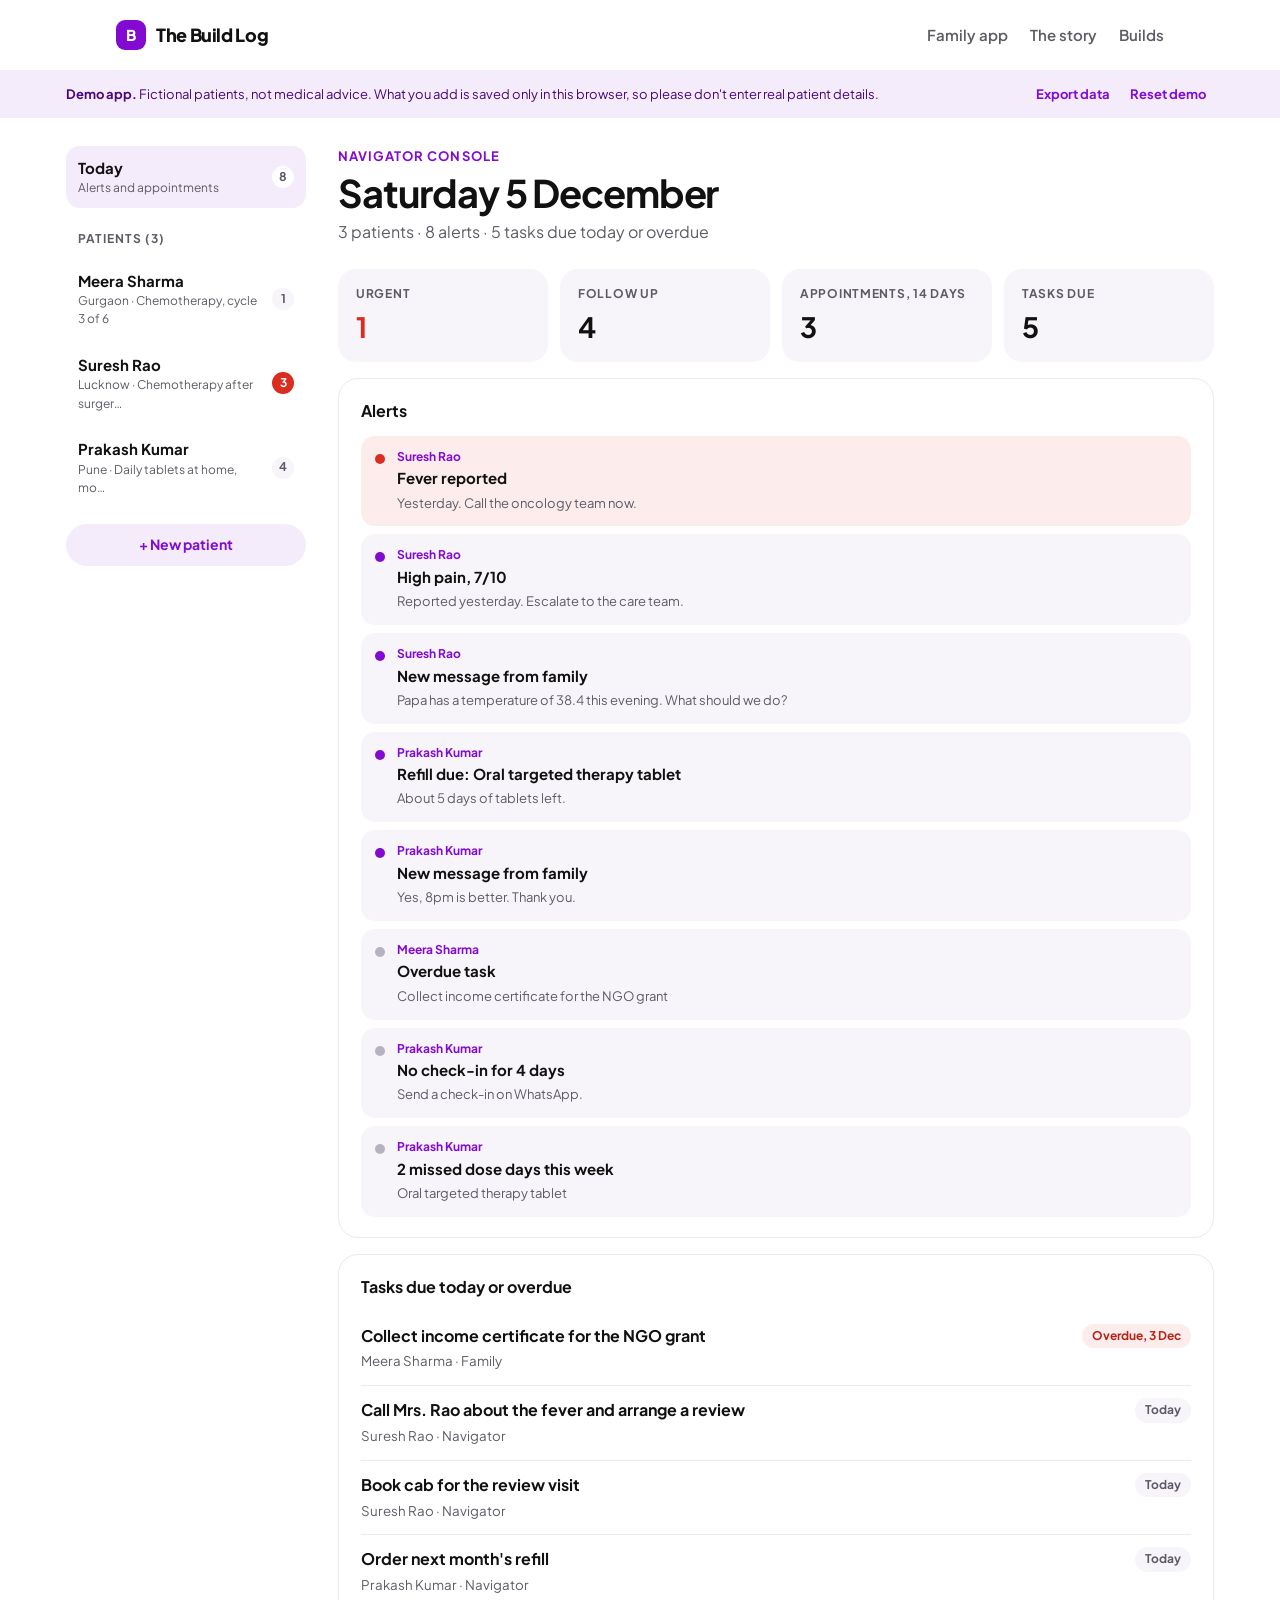
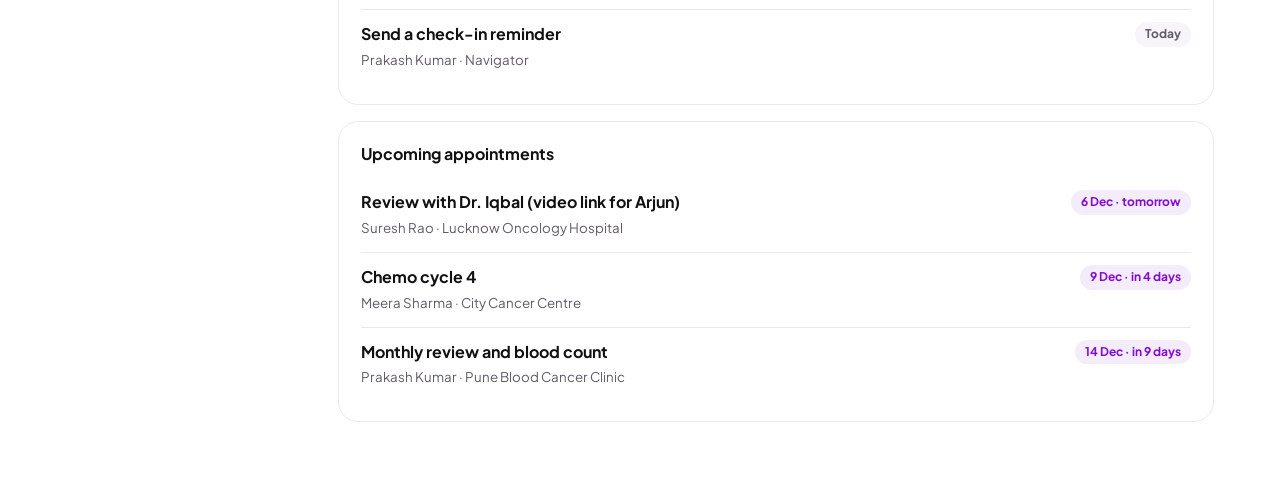
<file: care-navigator.html>
<!doctype html>
<html lang="en">
<head>
<meta charset="utf-8">
<meta name="viewport" content="width=device-width, initial-scale=1">
<title>Care Navigator App</title>
<meta name="description" content="A working prototype of a cancer care navigator console: patient summaries, longitudinal timelines, check-ins, medicines, costs and tasks. Fictional data.">
<meta name="color-scheme" content="light only">
<link rel="preconnect" href="https://fonts.googleapis.com">
<link href="https://fonts.googleapis.com/css2?family=Plus+Jakarta+Sans:wght@400;600;700;800&display=swap" rel="stylesheet">
<link rel="stylesheet" href="style.css?v=4">
<style>
  .demo-bar { background: var(--brand-tint); color: #4B0679; font-size: 13px; }
  .demo-inner { max-width: 1180px; margin: 0 auto; padding: 10px 16px; display: flex; gap: 8px 16px; align-items: center; flex-wrap: wrap; justify-content: space-between; }
  .demo-inner .acts { display: flex; gap: 4px; }
  .link-btn { font: inherit; font-size: 13px; font-weight: 700; background: none; border: 0; color: var(--brand); cursor: pointer; padding: 4px 8px; border-radius: 8px; }
  .link-btn:hover { background: rgba(130,10,209,.08); }

  .app { max-width: 1180px; margin: 0 auto; padding: 28px 16px 72px; display: grid; grid-template-columns: 240px minmax(0, 1fr); gap: 32px; align-items: start; }
  .side { position: sticky; top: 16px; display: flex; flex-direction: column; gap: 4px; min-width: 0; }
  .side-label { font-size: 12px; font-weight: 700; color: var(--muted); text-transform: uppercase; letter-spacing: .08em; margin: 18px 12px 6px; }
  .side-item { font: inherit; text-align: left; background: none; border: 0; border-radius: 14px; padding: 10px 12px; cursor: pointer; color: var(--ink); display: flex; justify-content: space-between; align-items: center; gap: 8px; }
  .side-item:hover { background: var(--surface); }
  .side-item.on { background: var(--brand-tint); }
  .side-item b { display: block; font-size: 15px; }
  .side-item small { display: block; color: var(--muted); font-size: 12px; }
  .badge { min-width: 22px; height: 22px; border-radius: 999px; background: var(--surface); color: var(--muted); font-size: 12px; font-weight: 700; display: grid; place-items: center; padding: 0 6px; flex: none; }
  .side-item.on .badge { background: var(--bg); }
  .badge.urgent, .side-item.on .badge.urgent { background: #D92D20; color: #fff; }
  .side .btn { margin-top: 12px; justify-content: center; }

  .eyebrow { font-size: 13px; font-weight: 700; color: var(--brand); text-transform: uppercase; letter-spacing: .08em; }
  .ph { display: flex; justify-content: space-between; align-items: flex-start; gap: 16px; flex-wrap: wrap; }
  .ph h1 { font-size: clamp(28px, 4vw, 38px); letter-spacing: -0.03em; margin: 6px 0 0; line-height: 1.1; }
  .ph .sub { color: var(--muted); margin: 6px 0 0; }
  .ph .acts { display: flex; gap: 8px; flex-wrap: wrap; }
  .btn-sm { padding: 10px 16px; font-size: 14px; }

  .tabs { display: flex; gap: 4px; border-bottom: 1px solid var(--line); margin: 24px 0; overflow-x: auto; }
  .tab { font: inherit; font-size: 15px; font-weight: 600; background: none; border: 0; border-bottom: 2px solid transparent; padding: 10px 12px; color: var(--muted); cursor: pointer; white-space: nowrap; margin-bottom: -1px; }
  .tab:hover { color: var(--ink); }
  .tab.on { color: var(--ink); border-bottom-color: var(--brand); }

  .tiles { display: grid; grid-template-columns: repeat(auto-fit, minmax(170px, 1fr)); gap: 12px; }
  .tile { background: var(--surface); border-radius: 18px; padding: 16px 18px; }
  .tile span { display: block; font-size: 12px; font-weight: 700; color: var(--muted); text-transform: uppercase; letter-spacing: .06em; }
  .tile b { display: block; font-size: 17px; margin-top: 6px; letter-spacing: -0.01em; line-height: 1.3; }
  .tile small { color: var(--muted); font-size: 13px; }
  .tile.big b { font-size: 28px; }

  .box { border: 1px solid var(--line); border-radius: 20px; padding: 20px 22px; margin-top: 16px; }
  .box h3 { margin: 0 0 12px; font-size: 16px; display: flex; justify-content: space-between; align-items: center; gap: 10px; flex-wrap: wrap; }

  .alerts { display: grid; gap: 8px; }
  .alert { display: flex; gap: 12px; align-items: flex-start; padding: 12px 14px; border-radius: 14px; background: var(--surface); cursor: pointer; font: inherit; text-align: left; border: 0; width: 100%; color: inherit; }
  .alert:hover { box-shadow: inset 0 0 0 1.5px var(--brand-tint); }
  .alert .lv { width: 10px; height: 10px; border-radius: 50%; margin-top: 6px; flex: none; background: #B8B2C0; }
  .alert.l2 .lv { background: var(--brand); }
  .alert.l3 { background: #FDECEC; }
  .alert.l3 .lv { background: #D92D20; }
  .alert b { display: block; font-size: 15px; }
  .alert small { color: var(--muted); font-size: 13px; }
  .alert .who { display: block; font-size: 12px; font-weight: 700; color: var(--brand); }

  .summary-text { font-size: 15px; line-height: 1.7; margin: 0; }
  dl.facts { display: grid; grid-template-columns: repeat(auto-fit, minmax(210px, 1fr)); gap: 14px 24px; margin: 0; }
  dl.facts dt { font-size: 12px; font-weight: 700; color: var(--muted); text-transform: uppercase; letter-spacing: .06em; }
  dl.facts dd { margin: 2px 0 0; font-size: 15px; }

  .chips { display: flex; flex-wrap: wrap; gap: 8px; margin-bottom: 8px; }
  .chip { font: inherit; font-size: 14px; font-weight: 600; padding: 7px 14px; border-radius: 999px; cursor: pointer; border: 1px solid var(--line); background: var(--bg); color: var(--muted); }
  .chip.on { background: var(--brand-tint); border-color: var(--brand-tint); color: var(--brand); }

  .tl-month { font-size: 13px; font-weight: 700; color: var(--muted); text-transform: uppercase; letter-spacing: .06em; margin: 24px 0 4px; }
  .ev { display: grid; grid-template-columns: 64px 1fr; gap: 14px; padding: 12px 0; border-bottom: 1px solid var(--line); }
  .ev .d { font-size: 13px; font-weight: 700; color: var(--muted); padding-top: 2px; }
  .ev .type { font-size: 11px; font-weight: 700; color: var(--brand); text-transform: uppercase; letter-spacing: .06em; }
  .ev.is-alert .type { color: #D92D20; }
  .ev b { display: block; font-size: 15px; }
  .ev p { margin: 2px 0 0; font-size: 14px; color: var(--muted); }

  .row { display: flex; justify-content: space-between; gap: 8px 12px; padding: 12px 0; border-bottom: 1px solid var(--line); align-items: flex-start; flex-wrap: wrap; }
  .row:last-child { border-bottom: 0; }
  .row .pills { display: flex; gap: 6px; flex-wrap: wrap; }
  .muted { color: var(--muted); }
  .pill-s { font-size: 12px; font-weight: 700; border-radius: 999px; padding: 3px 10px; background: var(--surface); color: var(--muted); white-space: nowrap; }
  .pill-s.red { background: #FDECEC; color: #B42318; }
  .pill-s.ok { background: var(--brand-tint); color: var(--brand); }

  .chart svg { width: 100%; height: auto; display: block; }
  .legend { display: flex; gap: 16px; font-size: 13px; color: var(--muted); margin-top: 6px; flex-wrap: wrap; }
  .legend i { display: inline-block; width: 14px; height: 3px; border-radius: 2px; margin-right: 6px; vertical-align: middle; }

  .strip { display: flex; gap: 4px; margin-top: 12px; }
  .strip span { flex: 1; height: 22px; border-radius: 6px; background: var(--line); }
  .strip span.t { background: var(--brand); }
  .strip span.m { background: #F4B8B2; }
  .strip span.today { box-shadow: 0 0 0 2px var(--bg), 0 0 0 4px var(--brand); }
  .strip-labels { display: flex; justify-content: space-between; font-size: 12px; color: var(--muted); margin-top: 6px; }

  .bar { height: 8px; border-radius: 8px; background: var(--line); overflow: hidden; margin-top: 6px; }
  .bar div { height: 100%; background: var(--brand); border-radius: 8px; }

  .task { display: flex; gap: 12px; align-items: flex-start; padding: 12px 0; border-bottom: 1px solid var(--line); }
  .task:last-child { border-bottom: 0; }
  .task input { accent-color: var(--brand); width: 18px; height: 18px; margin-top: 2px; flex: none; cursor: pointer; }
  .task .tx { flex: 1; }
  .task.done .tx b { text-decoration: line-through; color: var(--muted); }
  .task .tx b { display: block; font-size: 15px; font-weight: 600; }
  select.inline { font: inherit; font-size: 13px; font-weight: 600; border: 1px solid var(--line); border-radius: 999px; padding: 5px 10px; background: var(--bg); color: var(--ink); cursor: pointer; }

  dialog { border: 0; border-radius: 24px; padding: 0; width: min(520px, calc(100vw - 32px)); max-height: calc(100vh - 32px); box-shadow: 0 24px 64px rgba(30,0,60,.25); color: var(--ink); }
  dialog::backdrop { background: rgba(20,10,30,.45); }
  .form { padding: 26px; }
  .form h2 { margin: 0 0 18px; font-size: 22px; letter-spacing: -0.02em; }
  .field { display: block; margin-bottom: 14px; }
  .field > span { display: block; font-size: 13px; font-weight: 700; margin-bottom: 6px; }
  .field em { font-style: normal; color: var(--brand); }
  .field input:not([type=range]), .field select, .field textarea { font: inherit; font-size: 15px; width: 100%; padding: 11px 14px; border-radius: 12px; border: 1.5px solid var(--line); background: var(--bg); color: var(--ink); }
  .field input:focus, .field select:focus, .field textarea:focus { outline: none; border-color: var(--brand); }
  .field input[type=range] { width: 100%; accent-color: var(--brand); }
  .form-acts { display: flex; justify-content: flex-end; gap: 8px; margin-top: 20px; }
  .grid2 { display: grid; grid-template-columns: 1fr 1fr; gap: 0 12px; }

  .thread { display: flex; flex-direction: column; gap: 8px; max-height: 460px; overflow-y: auto; padding: 4px 2px; }
  .bubble { max-width: 80%; padding: 10px 14px; border-radius: 16px; font-size: 14px; line-height: 1.45; }
  .bubble.me { align-self: flex-end; background: var(--brand-tint); border-top-right-radius: 4px; }
  .bubble.them { align-self: flex-start; background: var(--surface); border-top-left-radius: 4px; }
  .bubble small { display: block; font-size: 11px; color: var(--muted); margin-top: 4px; }
  .reply { display: flex; gap: 8px; margin-top: 14px; align-items: flex-end; }
  .reply textarea { flex: 1; font: inherit; font-size: 15px; padding: 11px 14px; border-radius: 14px; border: 1.5px solid var(--line); resize: vertical; min-height: 46px; }
  .reply textarea:focus { outline: none; border-color: var(--brand); }
  .toast { position: fixed; left: 50%; bottom: 24px; transform: translate(-50%, 20px); background: var(--ink); color: #fff; padding: 12px 20px; border-radius: 999px; font-size: 14px; font-weight: 600; opacity: 0; transition: .2s; pointer-events: none; z-index: 10; max-width: calc(100vw - 32px); text-align: center; }
  .toast.show { opacity: 1; transform: translate(-50%, 0); }
  .empty { color: var(--muted); margin: 4px 0; font-size: 15px; }

  @media (max-width: 860px) {
    .app { grid-template-columns: minmax(0, 1fr); gap: 20px; padding-top: 16px; }
    .side { position: static; flex-direction: row; overflow-x: auto; gap: 6px; padding-bottom: 6px; }
    .side-label { display: none; }
    .side-item { flex: none; background: var(--surface); }
    .side-item small { display: none; }
    .side .btn { margin-top: 0; flex: none; }
    .grid2 { grid-template-columns: 1fr; }
  }
</style>
</head>
<body>

<nav class="nav">
  <a class="logo" href="index.html"><span class="mark">B</span>The Build Log</a>
  <div class="nav-links">
    <a href="care-family.html">Family app</a>
    <a href="care-journey.html">The story</a>
    <a href="index.html#builds">Builds</a>
  </div>
</nav>

<div class="demo-bar">
  <div class="demo-inner">
    <span><b>Demo app.</b> Fictional patients, not medical advice. What you add is saved only in this browser, so please don't enter real patient details.</span>
    <span class="acts">
      <button class="link-btn" data-act="export">Export data</button>
      <button class="link-btn" data-act="reset">Reset demo</button>
    </span>
  </div>
</div>

<div class="app">
  <aside class="side" id="side"></aside>
  <main id="main"></main>
</div>

<dialog id="dlg"></dialog>
<div class="toast" id="toast"></div>

<script src="care-data.js?v=1"></script>
<script>
  let view = { kind: "today" };
  let tlFilter = "All";

  // ---------- Rendering ----------
  function render() { renderSide(); view.kind === "today" ? renderToday() : renderPatient(); save(); }

  function alertBtn(a, p, showWho) {
    return `<button class="alert l${a.lvl}" data-act="open" data-id="${p.id}" data-tab="${a.tab}"><span class="lv"></span>
      <span>${showWho ? `<span class="who">${esc(p.name)}</span>` : ""}<b>${esc(a.text)}</b><small>${esc(a.detail)}</small></span></button>`;
  }

  function renderSide() {
    const total = db.patients.reduce((n, p) => n + alerts(p).length, 0);
    $("side").innerHTML = `
      <button class="side-item ${view.kind === "today" ? "on" : ""}" data-act="today"><span><b>Today</b><small>Alerts and appointments</small></span><span class="badge">${total}</span></button>
      <div class="side-label">Patients (${db.patients.length})</div>
      ${db.patients.map(p => {
        const al = alerts(p), urgent = al.some(a => a.lvl === 3);
        const phase = p.phase.length > 26 ? p.phase.slice(0, 25) + "…" : p.phase;
        return `<button class="side-item ${view.kind === "patient" && view.id === p.id ? "on" : ""}" data-act="open" data-id="${p.id}">
          <span><b>${esc(p.name)}</b><small>${esc(p.city)} · ${esc(phase)}</small></span>
          ${al.length ? `<span class="badge ${urgent ? "urgent" : ""}">${al.length}</span>` : ""}</button>`;
      }).join("")}
      <button class="btn btn-soft btn-sm" data-act="new">+ New patient</button>`;
  }

  function renderToday() {
    const all = db.patients.flatMap(p => alerts(p).map(a => ({ a, p }))).sort((x, y) => y.a.lvl - x.a.lvl);
    const appts = db.patients.filter(p => p.nextAppt && p.nextAppt.date && diff(p.nextAppt.date) >= 0 && diff(p.nextAppt.date) <= 14)
      .sort((a, b) => a.nextAppt.date < b.nextAppt.date ? -1 : 1);
    const openTasks = db.patients.flatMap(p => p.tasks.filter(t => !t.done && t.due && diff(t.due) <= 0).map(t => ({ t, p })));
    const urgent = all.filter(x => x.a.lvl === 3).length, follow = all.filter(x => x.a.lvl === 2).length;
    $("main").innerHTML = `
      <div class="ph"><div><div class="eyebrow">Navigator console</div><h1>${fmtLong(TODAY)}</h1>
        <p class="sub">${plural(db.patients.length, "patient")} · ${plural(all.length, "alert")} · ${plural(openTasks.length, "task")} due today or overdue</p></div></div>
      <div class="tiles" style="margin-top:24px">
        <div class="tile big"><span>Urgent</span><b style="${urgent ? "color:#D92D20" : ""}">${urgent}</b></div>
        <div class="tile big"><span>Follow up</span><b>${follow}</b></div>
        <div class="tile big"><span>Appointments, 14 days</span><b>${appts.length}</b></div>
        <div class="tile big"><span>Tasks due</span><b>${openTasks.length}</b></div>
      </div>
      <div class="box"><h3>Alerts</h3><div class="alerts">${all.map(x => alertBtn(x.a, x.p, true)).join("") || `<p class="empty">All clear. Nothing needs attention.</p>`}</div></div>
      <div class="box"><h3>Tasks due today or overdue</h3>
        ${openTasks.map(({ t, p }) => `<div class="row"><span><b>${esc(t.text)}</b><br><small class="muted">${esc(p.name)} · ${esc(t.owner)}</small></span>
          <span class="pill-s ${diff(t.due) < 0 ? "red" : ""}">${diff(t.due) < 0 ? "Overdue, " + fmt(t.due) : "Today"}</span></div>`).join("") || `<p class="empty">Nothing due.</p>`}</div>
      <div class="box"><h3>Upcoming appointments</h3>
        ${appts.map(p => `<div class="row"><span><b>${esc(p.nextAppt.what)}</b><br><small class="muted">${esc(p.name)} · ${esc(p.hospital)}</small></span>
          <span class="pill-s ok">${fmt(p.nextAppt.date)} · ${rel(p.nextAppt.date)}</span></div>`).join("") || `<p class="empty">No appointments in the next two weeks.</p>`}</div>`;
  }

  const TABS = [["summary", "Summary"], ["timeline", "Timeline"], ["checkins", "Check-ins"], ["meds", "Medicines"], ["costs", "Costs & schemes"], ["tasks", "Tasks"], ["messages", "Messages"]];

  function renderPatient() {
    const p = P(view.id);
    if (!p) { view = { kind: "today" }; return render(); }
    $("main").innerHTML = `
      <div class="ph">
        <div><div class="eyebrow">Patient</div><h1>${esc(p.name)}</h1>
          <p class="sub">${esc(p.age)} · ${esc(p.city)} · ${esc(p.diagnosis)}</p></div>
        <div class="acts">
          <button class="btn btn-soft btn-sm" data-act="edit">Edit profile</button>
          <button class="btn btn-brand btn-sm" data-act="checkin">+ Log check-in</button>
        </div>
      </div>
      <div class="tabs">${TABS.map(([k, label]) => `<button class="tab ${view.tab === k ? "on" : ""}" data-act="tab" data-tab="${k}">${label}</button>`).join("")}</div>
      <div id="tab">${({ summary: tabSummary, timeline: tabTimeline, checkins: tabCheckins, meds: tabMeds, costs: tabCosts, tasks: tabTasks, messages: tabMessages })[view.tab](p)}</div>`;
  }

  function tabSummary(p) {
    const l = latest(p), a = adherence(p), al = alerts(p);
    const recent = [...p.events].sort((x, y) => x.date < y.date ? 1 : -1).slice(0, 4);
    return `
      ${al.length ? `<div class="alerts" style="margin-bottom:16px">${al.map(x => alertBtn(x, p, false)).join("")}</div>` : ""}
      <div class="tiles">
        <div class="tile"><span>Treatment</span><b>${esc(p.phase)}</b></div>
        <div class="tile"><span>Next appointment</span><b>${p.nextAppt && p.nextAppt.date ? esc(p.nextAppt.what) : "None booked"}</b>${p.nextAppt && p.nextAppt.date ? `<small>${fmt(p.nextAppt.date)} · ${rel(p.nextAppt.date)}</small>` : ""}</div>
        <div class="tile"><span>Last check-in</span><b>${l ? `Pain ${l.pain}/10 · Fatigue ${l.fatigue}/10` : "None yet"}</b>${l ? `<small>${rel(l.date)}${l.fever ? " · fever" : ""}</small>` : ""}</div>
        <div class="tile"><span>Medicines, 14 days</span><b>${a === null ? "No medicines" : a + "% taken"}</b></div>
      </div>
      <div class="box"><h3>Navigator summary <button class="link-btn" data-act="copy">Copy for WhatsApp</button></h3>
        <p class="summary-text">${esc(summaryText(p))}</p></div>
      <div class="box"><h3>Profile</h3>
        <dl class="facts">
          <div><dt>Diagnosis</dt><dd>${esc(p.diagnosis)}</dd></div>
          <div><dt>Hospital</dt><dd>${esc(p.hospital)}</dd></div>
          <div><dt>Oncologist</dt><dd>${esc(p.oncologist)}</dd></div>
          <div><dt>Primary caregiver</dt><dd>${esc(p.caregiver)}${p.relation ? `<br><small class="muted">${esc(p.relation)}</small>` : ""}</dd></div>
          <div><dt>Language</dt><dd>${esc(p.language)}</dd></div>
          <div><dt>Insurance</dt><dd>${esc(p.insurance)}</dd></div>
        </dl></div>
      <div class="box"><h3>Recent history <button class="link-btn" data-act="tab" data-tab="timeline">Full timeline →</button></h3>
        ${recent.map(evHtml).join("") || `<p class="empty">No events yet.</p>`}</div>`;
  }

  function evHtml(e) {
    return `<div class="ev ${e.type === "Alert" ? "is-alert" : ""}"><div class="d">${fmt(e.date)}</div>
      <div><span class="type">${esc(e.type)}</span><b>${esc(e.title)}</b>${e.note ? `<p>${esc(e.note)}</p>` : ""}</div></div>`;
  }

  function tabTimeline(p) {
    const used = TYPES.filter(t => p.events.some(e => e.type === t));
    const list = [...p.events].filter(e => tlFilter === "All" || e.type === tlFilter).sort((a, b) => a.date < b.date ? 1 : -1);
    let month = "", html = "";
    list.forEach(e => {
      const m = toDate(e.date).toLocaleDateString("en-IN", { month: "long", year: "numeric" });
      if (m !== month) { month = m; html += `<div class="tl-month">${m}</div>`; }
      html += evHtml(e);
    });
    const first = [...p.events].sort((a, b) => a.date < b.date ? -1 : 1)[0];
    return `
      <div class="ph" style="align-items:center"><p class="muted" style="margin:0">${plural(p.events.length, "event")}${first ? ` since ${fmt(first.date)}` : ""}. Newest first.</p>
        <button class="btn btn-brand btn-sm" data-act="add-event">+ Add event</button></div>
      <div class="chips" style="margin-top:16px">${["All", ...used].map(t => `<button class="chip ${t === tlFilter ? "on" : ""}" data-act="filter" data-t="${t}">${t}</button>`).join("")}</div>
      ${html || `<p class="empty">No events of this type yet.</p>`}`;
  }

  function chart(cs) {
    const pts = cs.slice(-14);
    if (pts.length < 2) return `<p class="empty">Log at least two check-ins to see a trend.</p>`;
    const W = 640, H = 190, pl = 30, pr = 12, pt = 12, pb = 26;
    const x = i => pl + i * (W - pl - pr) / (pts.length - 1), y = v => pt + (10 - v) * (H - pt - pb) / 10;
    const line = (k, c, dash) => `<polyline fill="none" stroke="${c}" stroke-width="2.5" ${dash ? 'stroke-dasharray="5 5"' : ""} stroke-linejoin="round" points="${pts.map((p, i) => `${x(i)},${y(p[k])}`).join(" ")}"/>`;
    const grid = [0, 5, 10].map(v => `<line x1="${pl}" x2="${W - pr}" y1="${y(v)}" y2="${y(v)}" stroke="#ECE8F0"/><text x="${pl - 8}" y="${y(v) + 4}" text-anchor="end" font-size="11" fill="#5F5B66">${v}</text>`).join("");
    const dots = pts.map((p, i) => `<circle cx="${x(i)}" cy="${y(p.pain)}" r="${p.fever ? 6 : 3.5}" fill="${p.fever ? "#D92D20" : "#820AD1"}" stroke="#fff" stroke-width="1.5"><title>${fmt(p.date)}: pain ${p.pain}, fatigue ${p.fatigue}${p.fever ? ", fever" : ""}</title></circle>`).join("");
    const labels = `<text x="${pl}" y="${H - 6}" font-size="11" fill="#5F5B66">${fmt(pts[0].date)}</text><text x="${W - pr}" y="${H - 6}" text-anchor="end" font-size="11" fill="#5F5B66">${fmt(pts[pts.length - 1].date)}</text>`;
    return `<div class="chart"><svg viewBox="0 0 ${W} ${H}" role="img" aria-label="Pain and fatigue trend">${grid}${line("fatigue", "#B8B2C0", true)}${line("pain", "#820AD1")}${dots}${labels}</svg>
      <div class="legend"><span><i style="background:#820AD1"></i>Pain (0 to 10)</span><span><i style="background:#B8B2C0"></i>Fatigue (0 to 10)</span><span><i style="background:#D92D20;width:8px;height:8px;border-radius:50%"></i>Fever</span></div></div>`;
  }

  function tabCheckins(p) {
    const cs = sortedCheckins(p);
    return `
      <div class="box" style="margin-top:0"><h3>Last two weeks <button class="btn btn-brand btn-sm" data-act="checkin">+ Log check-in</button></h3>${chart(cs)}</div>
      <div class="box"><h3>All check-ins</h3>
        ${[...cs].reverse().map(c => `<div class="row"><span><b>${fmt(c.date)}</b> <small class="muted">${rel(c.date)}</small>${c.note ? `<br><small class="muted">${esc(c.note)}</small>` : ""}</span>
          <span class="pills">${c.fever ? `<span class="pill-s red">Fever</span>` : ""}
            <span class="pill-s ${c.pain >= 7 ? "red" : ""}">Pain ${c.pain}/10</span><span class="pill-s">Fatigue ${c.fatigue}/10</span>
            <span class="pill-s">Appetite ${esc(String(c.appetite).toLowerCase())}</span>
            <span class="pill-s ${c.doses ? "ok" : "red"}">${c.doses ? "Medicines taken" : "Missed medicines"}</span></span></div>`).join("") || `<p class="empty">No check-ins yet.</p>`}</div>`;
  }

  function tabMeds(p) {
    return `
      <div class="ph" style="align-items:center"><p class="muted" style="margin:0">Mark doses as the family confirms them on WhatsApp.</p>
        <button class="btn btn-brand btn-sm" data-act="add-med">+ Add medicine</button></div>
      ${p.meds.map(m => {
        const done = !!m.taken[TODAY], d = daysLeft(m), miss = missedDays(m, 14);
        let counted = 0, ok = 0;
        const strip = Array.from({ length: 14 }, (_, k) => {
          const i = 13 - k, day = off(-i);
          if (i > 0 && day >= m.since) { counted++; if (m.taken[day]) ok++; }
          const cls = m.taken[day] ? "t" : (i > 0 && day >= m.since ? "m" : "");
          return `<span class="${cls} ${i === 0 ? "today" : ""}" title="${fmt(day)}: ${m.taken[day] ? "taken" : i === 0 ? "not yet" : "missed"}"></span>`;
        }).join("");
        return `<div class="box"><h3><span>${esc(m.name)} <small class="muted" style="font-weight:600">· ${esc(m.dose)}</small></span>
            <button class="btn ${done ? "btn-soft" : "btn-brand"} btn-sm" data-act="take" data-mid="${m.id}">${done ? "Taken today ✓" : "Mark today's doses taken"}</button></h3>
          <p class="muted" style="margin:0">${esc(m.schedule)}</p>
          <div class="strip">${strip}</div>
          <div class="strip-labels"><span>14 days ago</span><span>Today</span></div>
          <div class="row" style="margin-top:8px"><span>${counted ? Math.round(ok * 100 / counted) + "% of days taken" : "Just started"}${miss ? ` · <span style="color:#B42318">${plural(miss, "missed day")}</span>` : ""}</span>
            <span class="pills"><span class="pill-s ${d <= 7 ? "red" : ""}">${m.left} tablets · about ${plural(d, "day")}</span>
            <button class="link-btn" data-act="refill" data-mid="${m.id}">Record refill</button></span></div></div>`;
      }).join("") || `<p class="empty" style="margin-top:16px">No medicines added yet.</p>`}`;
  }

  function tabCosts(p) {
    const total = p.costs.reduce((n, c) => n + Number(c.amount || 0), 0);
    const by = PAYERS.map(k => [k, p.costs.filter(c => c.payer === k).reduce((n, c) => n + Number(c.amount || 0), 0)]).filter(x => x[1]);
    return `
      <div class="tiles">
        <div class="tile big"><span>Total so far</span><b>${rupees(total)}</b></div>
        ${by.map(([k, v]) => `<div class="tile"><span>Paid by ${k.toLowerCase()}</span><b>${rupees(v)}</b><div class="bar"><div style="width:${total ? v * 100 / total : 0}%"></div></div></div>`).join("")}
      </div>
      <div class="box"><h3>Schemes and support <button class="link-btn" data-act="add-scheme">+ Add</button></h3>
        ${p.schemes.map((s, i) => `<div class="row" style="align-items:center"><b style="font-weight:600">${esc(s.name)}</b>
          <select class="inline" data-act="scheme" data-i="${i}">${SCHEME_STATUS.map(o => `<option ${o === s.status ? "selected" : ""}>${o}</option>`).join("")}</select></div>`).join("") || `<p class="empty">None added yet.</p>`}</div>
      <div class="box"><h3>Ledger <button class="btn btn-brand btn-sm" data-act="add-cost">+ Add cost</button></h3>
        ${[...p.costs].sort((a, b) => a.date < b.date ? 1 : -1).map(c => `<div class="row"><span><b style="font-weight:600">${esc(c.item)}</b><br><small class="muted">${fmt(c.date)} · ${esc(c.payer)}</small></span><b>${rupees(c.amount)}</b></div>`).join("") || `<p class="empty">No costs logged yet.</p>`}</div>`;
  }

  function tabTasks(p) {
    const list = [...p.tasks].sort((a, b) => (a.done - b.done) || ((a.due || "9") < (b.due || "9") ? -1 : 1));
    return `
      <div class="box" style="margin-top:0"><h3>${plural(p.tasks.filter(t => !t.done).length, "open task")} <button class="btn btn-brand btn-sm" data-act="add-task">+ Add task</button></h3>
        ${list.map(t => `<label class="task ${t.done ? "done" : ""}"><input type="checkbox" data-act="task" data-tid="${t.id}" ${t.done ? "checked" : ""}>
          <span class="tx"><b>${esc(t.text)}</b><small class="muted">${esc(t.owner)}</small></span>
          ${t.due ? `<span class="pill-s ${!t.done && diff(t.due) < 0 ? "red" : ""}">${!t.done && diff(t.due) < 0 ? "Overdue · " : ""}${fmt(t.due)}</span>` : ""}</label>`).join("") || `<p class="empty">No tasks yet.</p>`}</div>`;
  }

  function tabMessages(p) {
    return `<div class="box" style="margin-top:0"><h3>WhatsApp with ${esc(p.caregiver || "the family")}</h3>
      <div class="thread" id="thread">${p.messages.map(m => `<div class="bubble ${m.from === "nav" ? "me" : "them"}">${esc(m.text)}
        <small>${m.from === "nav" ? "Asha" : esc(p.caregiver || "Family")} · ${msgTime(m.at)}</small></div>`).join("") || `<p class="empty">No messages yet.</p>`}</div>
      <form class="reply" data-form="send"><textarea name="text" rows="2" placeholder="Reply as Asha" required></textarea><button class="btn btn-brand btn-sm" type="submit">Send</button></form></div>`;
  }

  // ---------- Forms ----------
  function fieldHtml(f) {
    if (f.row) return `<div class="grid2">${f.row.map(fieldHtml).join("")}</div>`;
    const v = f.value ?? "";
    let input;
    if (f.type === "select") input = `<select name="${f.k}">${f.options.map(o => `<option ${o === v ? "selected" : ""}>${esc(o)}</option>`).join("")}</select>`;
    else if (f.type === "textarea") input = `<textarea name="${f.k}" rows="3">${esc(v)}</textarea>`;
    else if (f.type === "range") input = `<input type="range" name="${f.k}" min="0" max="10" value="${v || 0}">`;
    else input = `<input type="${f.type || "text"}" name="${f.k}" value="${esc(v)}" ${f.req ? "required" : ""} ${f.type === "number" ? 'min="0"' : ""}>`;
    return `<label class="field"><span>${esc(f.label)}${f.type === "range" ? `: <em>${v || 0}</em>/10` : ""}</span>${input}</label>`;
  }

  function openForm(title, fields, onSave, submit = "Save") {
    const d = $("dlg"), flat = fields.flatMap(f => f.row || [f]);
    d.innerHTML = `<form class="form"><h2>${esc(title)}</h2>${fields.map(fieldHtml).join("")}
      <div class="form-acts"><button type="button" class="btn btn-soft btn-sm" data-close>Cancel</button><button class="btn btn-brand btn-sm" type="submit">${submit}</button></div></form>`;
    d.querySelectorAll("input[type=range]").forEach(r => r.oninput = () => { r.closest(".field").querySelector("em").textContent = r.value; });
    d.querySelector("[data-close]").onclick = () => d.close();
    d.querySelector("form").onsubmit = e => {
      e.preventDefault();
      const fd = new FormData(e.target), v = {};
      flat.forEach(f => { let x = fd.get(f.k); if (f.type === "number" || f.type === "range") x = Number(x || 0); v[f.k] = typeof x === "string" ? x.trim() : x; });
      d.close(); onSave(v); render();
    };
    d.showModal();
  }

  function profileFields(p = {}) {
    return [
      { k: "name", label: "Patient name", req: true, value: p.name },
      { row: [{ k: "age", label: "Age", type: "number", value: p.age }, { k: "city", label: "City", value: p.city }] },
      { k: "diagnosis", label: "Diagnosis", value: p.diagnosis },
      { row: [{ k: "hospital", label: "Hospital", value: p.hospital }, { k: "oncologist", label: "Oncologist", value: p.oncologist }] },
      { row: [{ k: "caregiver", label: "Primary caregiver", value: p.caregiver }, { k: "relation", label: "Relation", value: p.relation }] },
      { row: [{ k: "language", label: "Language", value: p.language }, { k: "insurance", label: "Insurance", value: p.insurance }] },
      { k: "phase", label: "Current treatment phase", value: p.phase },
      { row: [{ k: "apptDate", label: "Next appointment", type: "date", value: p.nextAppt && p.nextAppt.date }, { k: "apptWhat", label: "What is it?", value: p.nextAppt && p.nextAppt.what }] }
    ];
  }
  function applyProfile(p, v) {
    ["name", "age", "city", "diagnosis", "hospital", "oncologist", "caregiver", "relation", "language", "insurance", "phase"].forEach(k => p[k] = v[k]);
    p.nextAppt = v.apptDate ? { date: v.apptDate, what: v.apptWhat || "Appointment" } : null;
  }

  // ---------- Actions ----------
  function toast(t) { const el = $("toast"); el.textContent = t; el.classList.add("show"); clearTimeout(toast.t); toast.t = setTimeout(() => el.classList.remove("show"), 2800); }

  const actions = {
    today() { view = { kind: "today" }; render(); scrollTo({ top: 0, behavior: "smooth" }); },
    open(el) { view = { kind: "patient", id: el.dataset.id, tab: el.dataset.tab || "summary" }; tlFilter = "All"; render(); scrollTo({ top: 0, behavior: "smooth" }); },
    tab(el) { view.tab = el.dataset.tab; render(); },
    filter(el) { tlFilter = el.dataset.t; render(); },
    new() {
      openForm("New patient", profileFields(), v => {
        const p = { id: uid(), events: [], checkins: [], meds: [], costs: [], schemes: [], tasks: [] };
        applyProfile(p, v);
        p.events.push({ id: uid(), date: TODAY, type: "Note", title: "Added to navigation", note: "" });
        db.patients.push(p); view = { kind: "patient", id: p.id, tab: "summary" }; toast(`${p.name} added`);
      }, "Add patient");
    },
    edit() { const p = P(view.id); openForm("Edit profile", profileFields(p), v => { applyProfile(p, v); toast("Profile updated"); }); },
    checkin() {
      const p = P(view.id);
      openForm(`Check-in for ${p.name}`, [
        { row: [{ k: "date", label: "Date", type: "date", value: TODAY }, { k: "fever", label: "Fever?", type: "select", options: ["No", "Yes"], value: "No" }] },
        { k: "pain", label: "Pain", type: "range", value: 2 },
        { k: "fatigue", label: "Fatigue", type: "range", value: 3 },
        { row: [{ k: "appetite", label: "Appetite", type: "select", options: ["Good", "Okay", "Poor"], value: "Good" }, { k: "doses", label: "Medicines taken?", type: "select", options: ["Yes", "No"], value: "Yes" }] },
        { k: "note", label: "Note from the family", type: "textarea" }
      ], v => {
        const c = { date: v.date || TODAY, fever: v.fever === "Yes", pain: v.pain, fatigue: v.fatigue, appetite: v.appetite, doses: v.doses === "Yes", note: v.note };
        p.checkins = p.checkins.filter(x => x.date !== c.date).concat(c);
        if (c.fever || c.pain >= 7) {
          p.events.push({ id: uid(), date: c.date, type: "Alert", title: c.fever ? "Fever reported in check-in" : `High pain (${c.pain}/10) reported`, note: c.note });
          toast(c.fever ? "Fever logged. Urgent alert raised." : "High pain logged. Flagged for follow-up.");
        } else toast("Check-in saved");
        view.tab = "checkins";
      });
    },
    "add-event"() {
      const p = P(view.id);
      openForm("Add to timeline", [
        { row: [{ k: "date", label: "Date", type: "date", value: TODAY }, { k: "type", label: "Type", type: "select", options: TYPES, value: "Consult" }] },
        { k: "title", label: "What happened?", req: true },
        { k: "note", label: "Notes", type: "textarea" }
      ], v => { p.events.push({ id: uid(), date: v.date || TODAY, type: v.type, title: v.title, note: v.note }); toast("Added to timeline"); });
    },
    "add-med"() {
      const p = P(view.id);
      openForm("Add medicine", [
        { k: "name", label: "Medicine", req: true },
        { row: [{ k: "dose", label: "Dose", value: "1 tablet" }, { k: "perDay", label: "Tablets per day", type: "number", value: 1 }] },
        { k: "schedule", label: "Schedule", value: "Once a day" },
        { k: "left", label: "Tablets at home", type: "number", value: 30 }
      ], v => { p.meds.push({ id: uid(), name: v.name, dose: v.dose, schedule: v.schedule, perDay: Math.max(1, v.perDay), left: v.left, since: TODAY, taken: {} }); toast("Medicine added"); });
    },
    take(el) {
      const m = P(view.id).meds.find(x => x.id === el.dataset.mid);
      if (m.taken[TODAY]) { delete m.taken[TODAY]; m.left += m.perDay; toast("Unmarked"); }
      else { m.taken[TODAY] = true; m.left = Math.max(0, m.left - m.perDay); toast("Today's doses marked as taken"); }
      render();
    },
    refill(el) {
      const m = P(view.id).meds.find(x => x.id === el.dataset.mid);
      openForm(`Refill: ${m.name}`, [{ k: "qty", label: "Tablets received", type: "number", value: m.perDay * 30 }], v => { m.left += v.qty; toast(`Refill recorded. ${m.left} tablets now.`); });
    },
    "add-cost"() {
      const p = P(view.id);
      openForm("Add cost", [
        { row: [{ k: "date", label: "Date", type: "date", value: TODAY }, { k: "amount", label: "Amount (₹)", type: "number", req: true }] },
        { k: "item", label: "What for?", req: true },
        { k: "payer", label: "Paid by", type: "select", options: PAYERS, value: "Family" }
      ], v => { p.costs.push({ id: uid(), date: v.date || TODAY, item: v.item, amount: v.amount, payer: v.payer }); toast("Cost added"); });
    },
    "add-scheme"() {
      const p = P(view.id);
      openForm("Add scheme or support", [
        { k: "name", label: "Scheme, grant or programme", req: true },
        { k: "status", label: "Status", type: "select", options: SCHEME_STATUS, value: "Checking" }
      ], v => { p.schemes.push({ name: v.name, status: v.status }); toast("Added"); });
    },
    "add-task"() {
      const p = P(view.id);
      openForm("Add task", [
        { k: "text", label: "Task", req: true },
        { row: [{ k: "owner", label: "Owner", type: "select", options: OWNERS, value: "Navigator" }, { k: "due", label: "Due", type: "date", value: TODAY }] }
      ], v => { p.tasks.push({ id: uid(), text: v.text, owner: v.owner, due: v.due, done: false }); toast("Task added"); });
    },
    copy() {
      const text = summaryText(P(view.id));
      try { navigator.clipboard.writeText(text).then(() => toast("Summary copied"), () => toast("Couldn't copy here")); } catch (e) { toast("Couldn't copy here"); }
    },
    export() {
      const blob = new Blob([JSON.stringify(db, null, 2)], { type: "application/json" });
      const a = document.createElement("a"); a.href = URL.createObjectURL(blob); a.download = "care-navigator-demo.json"; a.click();
      setTimeout(() => URL.revokeObjectURL(a.href), 1000);
    },
    reset() {
      if (!confirm("Reset to the demo patients? Anything you added in this browser will be removed.")) return;
      db = seed(); view = { kind: "today" }; tlFilter = "All"; render(); toast("Demo data restored");
    }
  };

  document.addEventListener("click", e => {
    const el = e.target.closest("[data-act]");
    if (!el || el.tagName === "SELECT" || el.type === "checkbox") return;
    const fn = actions[el.dataset.act]; if (fn) fn(el);
  });
  document.addEventListener("change", e => {
    const el = e.target, p = view.kind === "patient" ? P(view.id) : null;
    if (!p) return;
    if (el.dataset.act === "task") { const t = p.tasks.find(x => x.id === el.dataset.tid); t.done = el.checked; render(); toast(t.done ? "Task done" : "Task reopened"); }
    if (el.dataset.act === "scheme") { p.schemes[+el.dataset.i].status = el.value; render(); toast("Status updated"); }
  });

  document.addEventListener("submit", e => {
    if (e.target.dataset.form !== "send") return;
    e.preventDefault();
    const text = new FormData(e.target).get("text").trim();
    if (!text) return;
    P(view.id).messages.push({ id: uid(), from: "nav", text, at: stamp() });
    render(); toast("Sent to the family app");
  });

  // Keep the thread scrolled to the newest message, and pick up changes made in the family app.
  const _render = render;
  render = function () { _render(); const t = document.getElementById("thread"); if (t) t.scrollTop = t.scrollHeight; };
  onSync(() => { if (!document.getElementById("dlg").open) render(); });

  render();
</script>
</body>
</html>
</file>
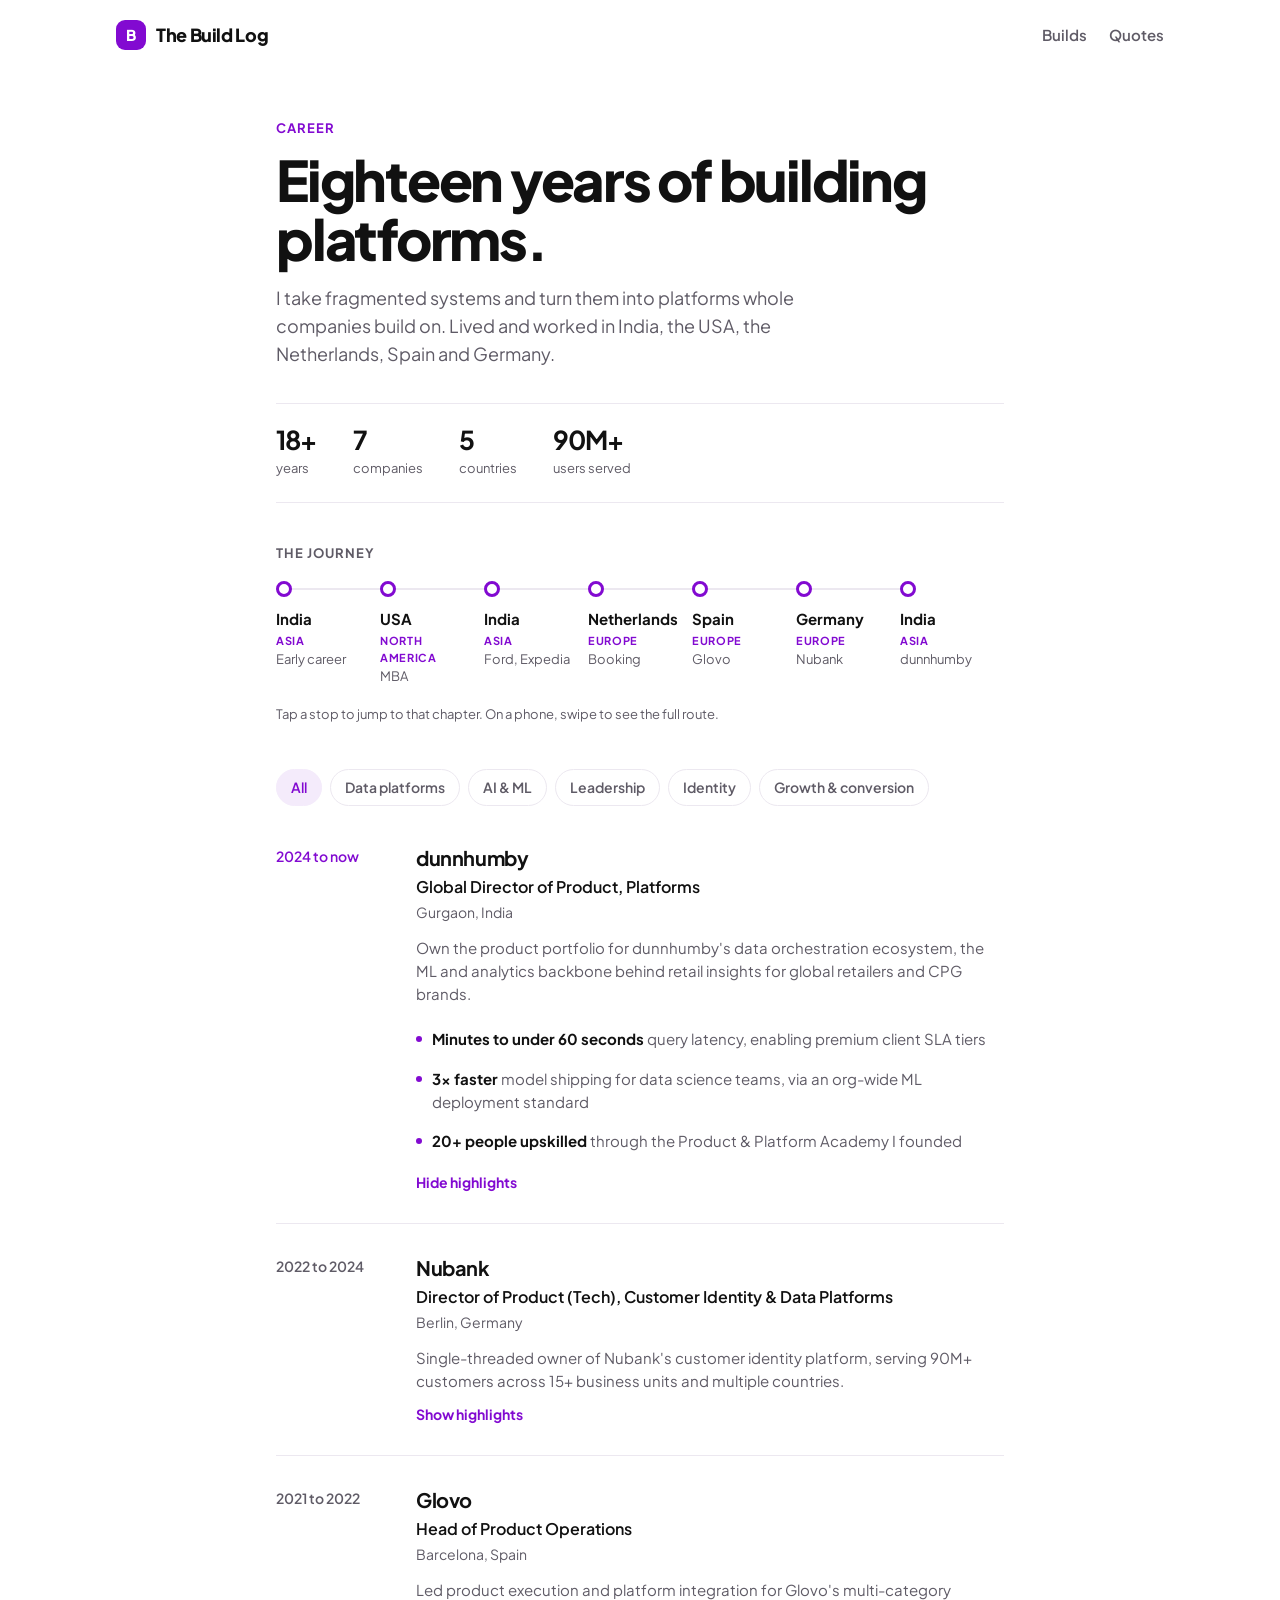
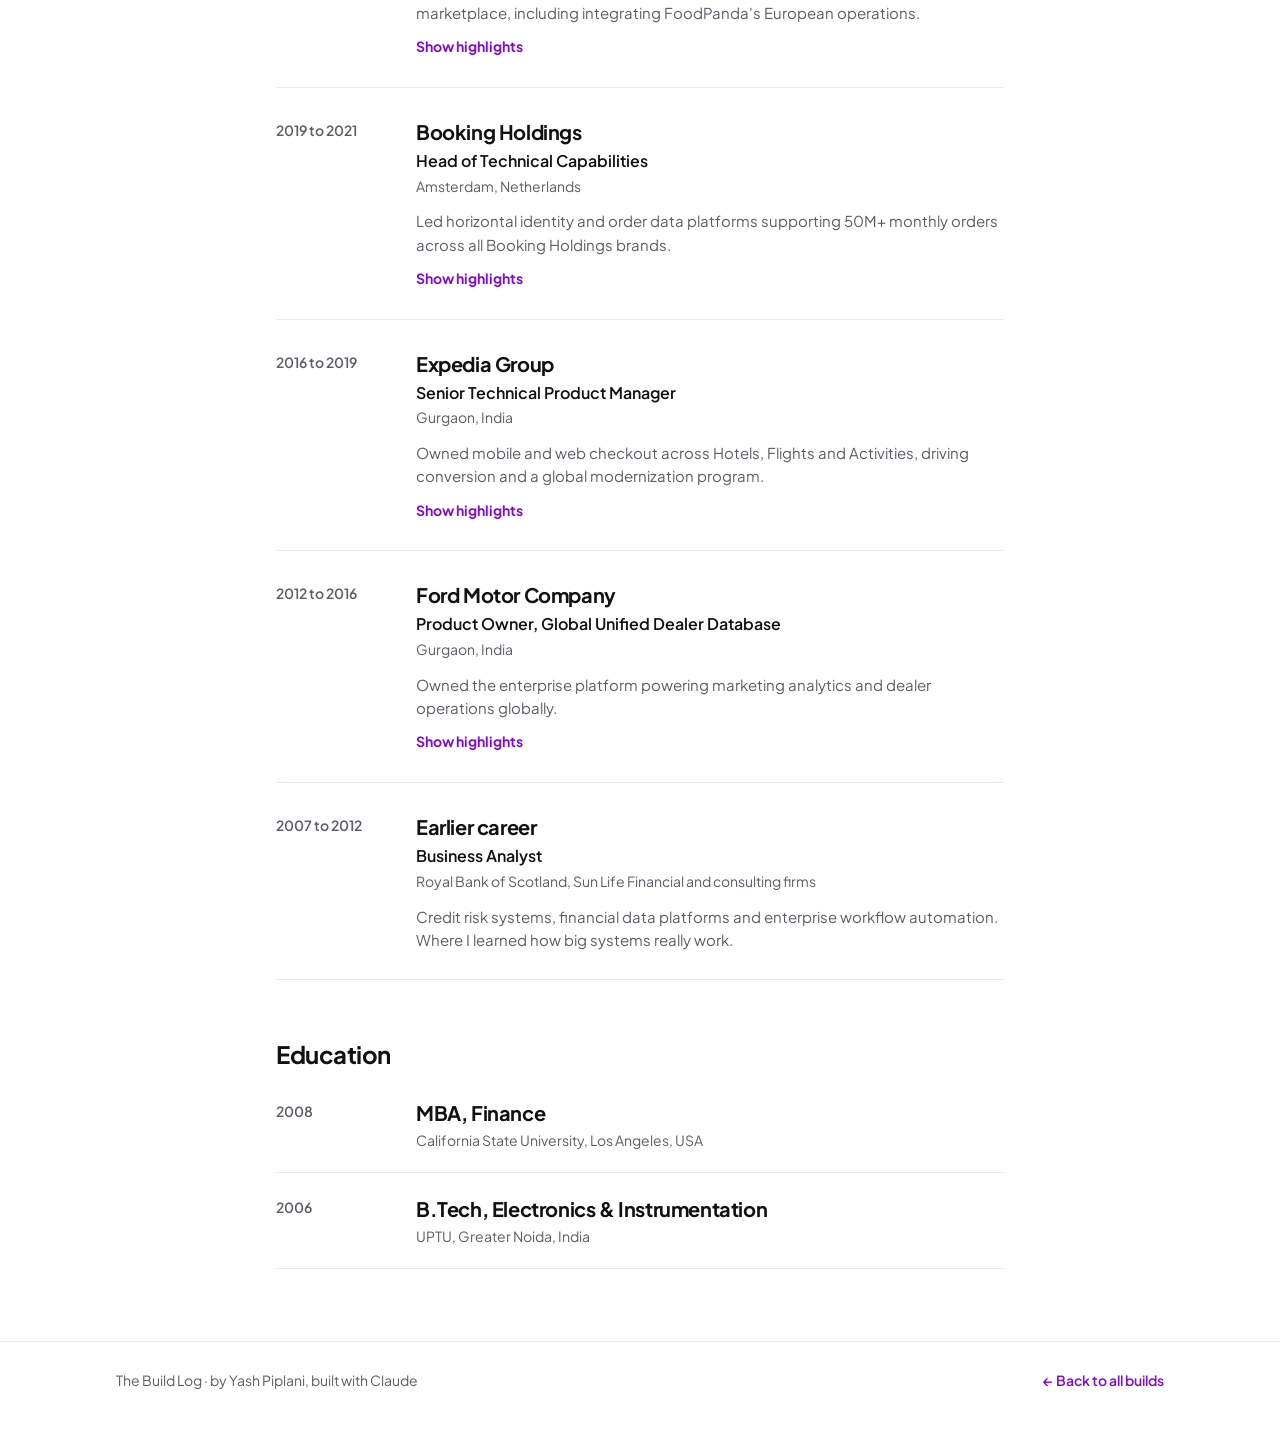
<file: career.html>
<!doctype html>
<html lang="en">
<head>
<meta charset="utf-8">
<meta name="viewport" content="width=device-width, initial-scale=1">
<title>Career Timeline</title>
<meta name="description" content="Eighteen years in product across automotive, travel, food delivery, fintech and retail data.">
<link rel="preconnect" href="https://fonts.googleapis.com">
<link href="https://fonts.googleapis.com/css2?family=Plus+Jakarta+Sans:wght@400;600;700;800&display=swap" rel="stylesheet">
<meta name="color-scheme" content="light only">
<link rel="stylesheet" href="style.css?v=4">
<style>
  .page { max-width: 760px; margin: 0 auto; padding: 48px 16px 72px; }
  .eyebrow { font-size: 13px; font-weight: 700; color: var(--brand); text-transform: uppercase; letter-spacing: .08em; }
  .page h1 { font-size: clamp(36px, 7vw, 56px); line-height: 1.05; letter-spacing: -0.04em; font-weight: 800; margin: 12px 0 16px; }
  .lede { color: var(--muted); font-size: 18px; margin: 0; max-width: 600px; }

  .facts { display: flex; flex-wrap: wrap; gap: 12px 36px; margin: 36px 0 0; padding: 22px 0; border-top: 1px solid var(--line); border-bottom: 1px solid var(--line); }
  .facts b { display: block; font-size: 26px; letter-spacing: -0.03em; line-height: 1.1; }
  .facts span { color: var(--muted); font-size: 13px; }

  /* Journey */
  .journey { margin-top: 40px; }
  .section-label { font-size: 13px; font-weight: 700; color: var(--muted); text-transform: uppercase; letter-spacing: .08em; margin: 0 0 18px; }
  .route { display: flex; align-items: flex-start; overflow-x: auto; padding-bottom: 6px; scrollbar-width: thin; }
  .stop { flex: 1 0 96px; position: relative; text-align: left; background: none; border: 0; font: inherit; color: inherit; cursor: pointer; padding: 0 8px 0 0; }
  .stop::before { content: ""; position: absolute; left: 0; right: 0; top: 7px; height: 2px; background: var(--line); }
  .stop:last-child::before { right: auto; width: 0; }
  .stop .pin { position: relative; display: block; width: 16px; height: 16px; border-radius: 50%; background: var(--bg); border: 3px solid var(--brand); transition: transform .15s; }
  .stop:hover .pin, .stop.on .pin { background: var(--brand); transform: scale(1.15); }
  .stop .country { display: block; margin-top: 10px; font-weight: 700; font-size: 15px; }
  .stop .what { display: block; color: var(--muted); font-size: 13px; }
  .stop .cont { display: block; color: var(--brand); font-size: 11px; font-weight: 700; text-transform: uppercase; letter-spacing: .06em; margin-top: 2px; }
  .hint { color: var(--muted); font-size: 13px; margin: 12px 0 0; }

  /* Filters */
  .filters { display: flex; flex-wrap: wrap; gap: 8px; margin: 44px 0 4px; }
  .chip { font: inherit; font-size: 14px; font-weight: 600; padding: 7px 14px; border-radius: 999px; cursor: pointer; border: 1px solid var(--line); background: var(--bg); color: var(--muted); }
  .chip:hover { color: var(--ink); }
  .chip.on { background: var(--brand-tint); border-color: var(--brand-tint); color: var(--brand); }

  .roles { margin-top: 8px; }
  .role { transition: opacity .2s, background .4s; scroll-margin-top: 24px; }
  .role.dim { opacity: .3; }
  .role.flash { background: var(--brand-tint); }
  .role { display: grid; grid-template-columns: 120px 1fr; gap: 20px; padding: 28px 0; border-bottom: 1px solid var(--line); }
  .years { color: var(--muted); font-size: 14px; font-weight: 600; padding-top: 4px; }
  .role.now .years { color: var(--brand); }
  .role h3 { margin: 0; font-size: 20px; letter-spacing: -0.02em; }
  .title { margin: 2px 0 0; font-weight: 600; }
  .where { margin: 2px 0 0; color: var(--muted); font-size: 14px; }
  .summary { margin: 12px 0 0; color: var(--muted); font-size: 15px; }
  .toggle { font: inherit; font-size: 14px; font-weight: 700; color: var(--brand); background: none; border: 0; padding: 0; margin-top: 12px; cursor: pointer; }
  .wins { display: none; list-style: none; padding: 0; margin: 14px 0 0; }
  .role.open .wins { display: block; }
  .wins li { padding: 8px 0 8px 16px; position: relative; font-size: 15px; color: var(--muted); }
  .wins li::before { content: ""; position: absolute; left: 0; top: 17px; width: 6px; height: 6px; border-radius: 50%; background: var(--brand); }
  .wins b { color: var(--ink); }

  .page h2 { font-size: 24px; letter-spacing: -0.02em; margin: 56px 0 4px; }
  .edu .role { padding: 20px 0; }

  @media (max-width: 560px) {
    .role { grid-template-columns: 1fr; gap: 6px; }
    .years { padding-top: 0; }
  }
</style>
</head>
<body>

<nav class="nav">
  <a class="logo" href="index.html"><span class="mark">B</span>The Build Log</a>
  <div class="nav-links">
    <a href="index.html#builds">Builds</a>
    <a href="quotes.html">Quotes</a>
  </div>
</nav>

<main class="page">
  <div class="eyebrow">Career</div>
  <h1>Eighteen years of building platforms.</h1>
  <p class="lede">I take fragmented systems and turn them into platforms whole companies build on. Lived and worked in India, the USA, the Netherlands, Spain and Germany.</p>

  <div class="facts">
    <div><b>18+</b><span>years</span></div>
    <div><b>7</b><span>companies</span></div>
    <div><b>5</b><span>countries</span></div>
    <div><b>90M+</b><span>users served</span></div>
  </div>

  <section class="journey">
    <p class="section-label">The journey</p>
    <div class="route" id="route"></div>
    <p class="hint">Tap a stop to jump to that chapter. On a phone, swipe to see the full route.</p>
  </section>

  <div class="filters" id="filters"></div>
  <div class="roles" id="roles"></div>

  <h2>Education</h2>
  <div class="edu">
    <div class="role" id="edu-mba"><div class="years">2008</div><div><h3>MBA, Finance</h3><p class="where">California State University, Los Angeles, USA</p></div></div>
    <div class="role"><div class="years">2006</div><div><h3>B.Tech, Electronics &amp; Instrumentation</h3><p class="where">UPTU, Greater Noida, India</p></div></div>
  </div>
</main>

<footer>
  <div class="footer-inner">
    <span>The Build Log &middot; by Yash Piplani, built with Claude</span>
    <a href="index.html">&larr; Back to all builds</a>
  </div>
</footer>

<script>
  // EDIT YOUR CAREER HERE. Newest role first.
  const roles = [
    {
      company: "dunnhumby",
      title: "Global Director of Product, Platforms",
      when: "Jul 2024 to Present",
      where: "Gurgaon, India",
      now: true,
      summary: "Own the product portfolio for dunnhumby's data orchestration ecosystem, the ML and analytics backbone behind retail insights for global retailers and CPG brands.",
      wins: [
        ["Minutes to under 60 seconds", "query latency, enabling premium client SLA tiers"],
        ["3x faster", "model shipping for data science teams, via an org-wide ML deployment standard"],
        ["20+ people upskilled", "through the Product & Platform Academy I founded"]
      ],
      themes: ["Data platforms", "AI & ML", "Leadership"]
    },
    {
      company: "Nubank",
      title: "Director of Product (Tech), Customer Identity & Data Platforms",
      when: "Jan 2022 to Apr 2024",
      where: "Berlin, Germany",
      summary: "Single-threaded owner of Nubank's customer identity platform, serving 90M+ customers across 15+ business units and multiple countries.",
      wins: [
        ["$200M", "projected GMV opportunity, from a cross-business partnership enabling non-customer login"],
        ["24+ months to 6", "credit card launch cycle, through reusable identity capabilities"],
        ["20+ person org", "of PMs and engineers, with hiring frameworks and career ladders"],
        ["20% to 45%", "underrepresented talent in product roles, via a global hiring initiative I co-led"]
      ],
      themes: ["Identity", "Leadership"]
    },
    {
      company: "Glovo",
      title: "Head of Product Operations",
      when: "May 2021 to Jan 2022",
      where: "Barcelona, Spain",
      summary: "Led product execution and platform integration for Glovo's multi-category marketplace, including integrating FoodPanda's European operations.",
      wins: [
        ["6+ months to 4 to 6 weeks", "post-acquisition integration time, via standardized migration tooling"],
        ["~500K", "customers and partners onboarded from Eastern European brands"],
        ["Company-wide", "OKR, PRD and press-release frameworks for product execution"]
      ],
      themes: ["Data platforms", "Leadership"]
    },
    {
      company: "Booking Holdings",
      title: "Head of Technical Capabilities",
      when: "Dec 2019 to May 2021",
      where: "Amsterdam, Netherlands",
      summary: "Led horizontal identity and order data platforms supporting 50M+ monthly orders across all Booking Holdings brands.",
      wins: [
        ["Source of truth", "for order data, enabling the flagship Connected Trip strategy"],
        ["12% to 30%", "identifiable traveler requests on web, via passwordless sign-in"],
        ["10M+", "historical reservation events synchronized across platforms"]
      ],
      themes: ["Identity", "Data platforms", "Growth & conversion"]
    },
    {
      company: "Expedia Group",
      title: "Senior Technical Product Manager",
      when: "Feb 2016 to Dec 2019",
      where: "Gurgaon, India",
      summary: "Owned mobile and web checkout across Hotels, Flights and Activities, driving conversion and a global modernization program.",
      wins: [
        ["10%+", "conversion uplift from mobile checkout redesign and experimentation"],
        ["~$9M", "revenue opportunity from cutting checkout validation errors by 10%"],
        ["India lead", "for the Mobile Everywhere modernization program"]
      ],
      themes: ["Growth & conversion"]
    },
    {
      company: "Ford Motor Company",
      title: "Product Owner, Global Unified Dealer Database",
      when: "Nov 2012 to Jan 2016",
      where: "Gurgaon, India",
      summary: "Owned the enterprise platform powering marketing analytics and dealer operations globally.",
      wins: [
        ["2M+", "customer and vehicle maintenance records onboarded from the China joint venture"]
      ],
      themes: ["Data platforms"]
    },
    {
      company: "Earlier career",
      title: "Business Analyst",
      when: "2007 to 2012",
      where: "Royal Bank of Scotland, Sun Life Financial and consulting firms",
      summary: "Credit risk systems, financial data platforms and enterprise workflow automation. Where I learned how big systems really work.",
      wins: [],
      themes: ["Data platforms"]
    }
  ];

  // Shorten "Jul 2024 to Present" to "2024 to now" for the left column.
  const years = w => w.replace(/[A-Z][a-z]{2} /g, "").replace("Present", "now");

  document.getElementById("roles").innerHTML = roles.map((r, i) => `
    <article class="role ${r.now ? "now open" : ""}" id="role-${i}">
      <div class="years">${years(r.when)}</div>
      <div>
        <h3>${r.company}</h3>
        <p class="title">${r.title}</p>
        <p class="where">${r.where}</p>
        <p class="summary">${r.summary}</p>
        ${r.wins.length ? `
          <ul class="wins">${r.wins.map(([b, t]) => `<li><b>${b}</b> ${t}</li>`).join("")}</ul>
          <button class="toggle" data-i="${i}">${r.now ? "Hide highlights" : "Show highlights"}</button>` : ""}
      </div>
    </article>`).join("");

  const setOpen = (role, open) => {
    role.classList.toggle("open", open);
    const btn = role.querySelector(".toggle");
    if (btn) btn.textContent = open ? "Hide highlights" : "Show highlights";
  };
  document.querySelectorAll(".toggle").forEach(btn => btn.onclick = () => {
    const role = btn.closest(".role");
    setOpen(role, !role.classList.contains("open"));
  });

  // The journey: country, continent, what happened there, and which role it links to.
  const journey = [
    ["India", "Asia", "Early career", "role-6"],
    ["USA", "North America", "MBA", "edu-mba"],
    ["India", "Asia", "Ford, Expedia", "role-5"],
    ["Netherlands", "Europe", "Booking", "role-3"],
    ["Spain", "Europe", "Glovo", "role-2"],
    ["Germany", "Europe", "Nubank", "role-1"],
    ["India", "Asia", "dunnhumby", "role-0"]
  ];
  document.getElementById("route").innerHTML = journey.map(([c, cont, what, id]) =>
    `<button class="stop" data-id="${id}"><span class="pin"></span><span class="country">${c}</span><span class="cont">${cont}</span><span class="what">${what}</span></button>`).join("");
  document.querySelectorAll(".stop").forEach(stop => stop.onclick = () => {
    document.querySelectorAll(".stop").forEach(s => s.classList.toggle("on", s === stop));
    const target = document.getElementById(stop.dataset.id);
    theme = "All"; filters(); dim();
    target.scrollIntoView({ behavior: "smooth", block: "start" });
    if (target.querySelector(".toggle")) setOpen(target, true);
    target.classList.add("flash"); setTimeout(() => target.classList.remove("flash"), 1200);
  });

  // Theme filters fade out roles that don't match.
  let theme = "All";
  function filters() {
    const themes = ["All", ...new Set(roles.flatMap(r => r.themes))];
    document.getElementById("filters").innerHTML = themes.map(t =>
      `<button class="chip ${t === theme ? "on" : ""}" data-t="${t}">${t}</button>`).join("");
    document.querySelectorAll(".chip").forEach(c => c.onclick = () => { theme = c.dataset.t; filters(); dim(); });
  }
  function dim() {
    document.querySelectorAll("#roles .role").forEach((el, i) =>
      el.classList.toggle("dim", theme !== "All" && !roles[i].themes.includes(theme)));
  }
  filters();
</script>
</body>
</html>
</file>
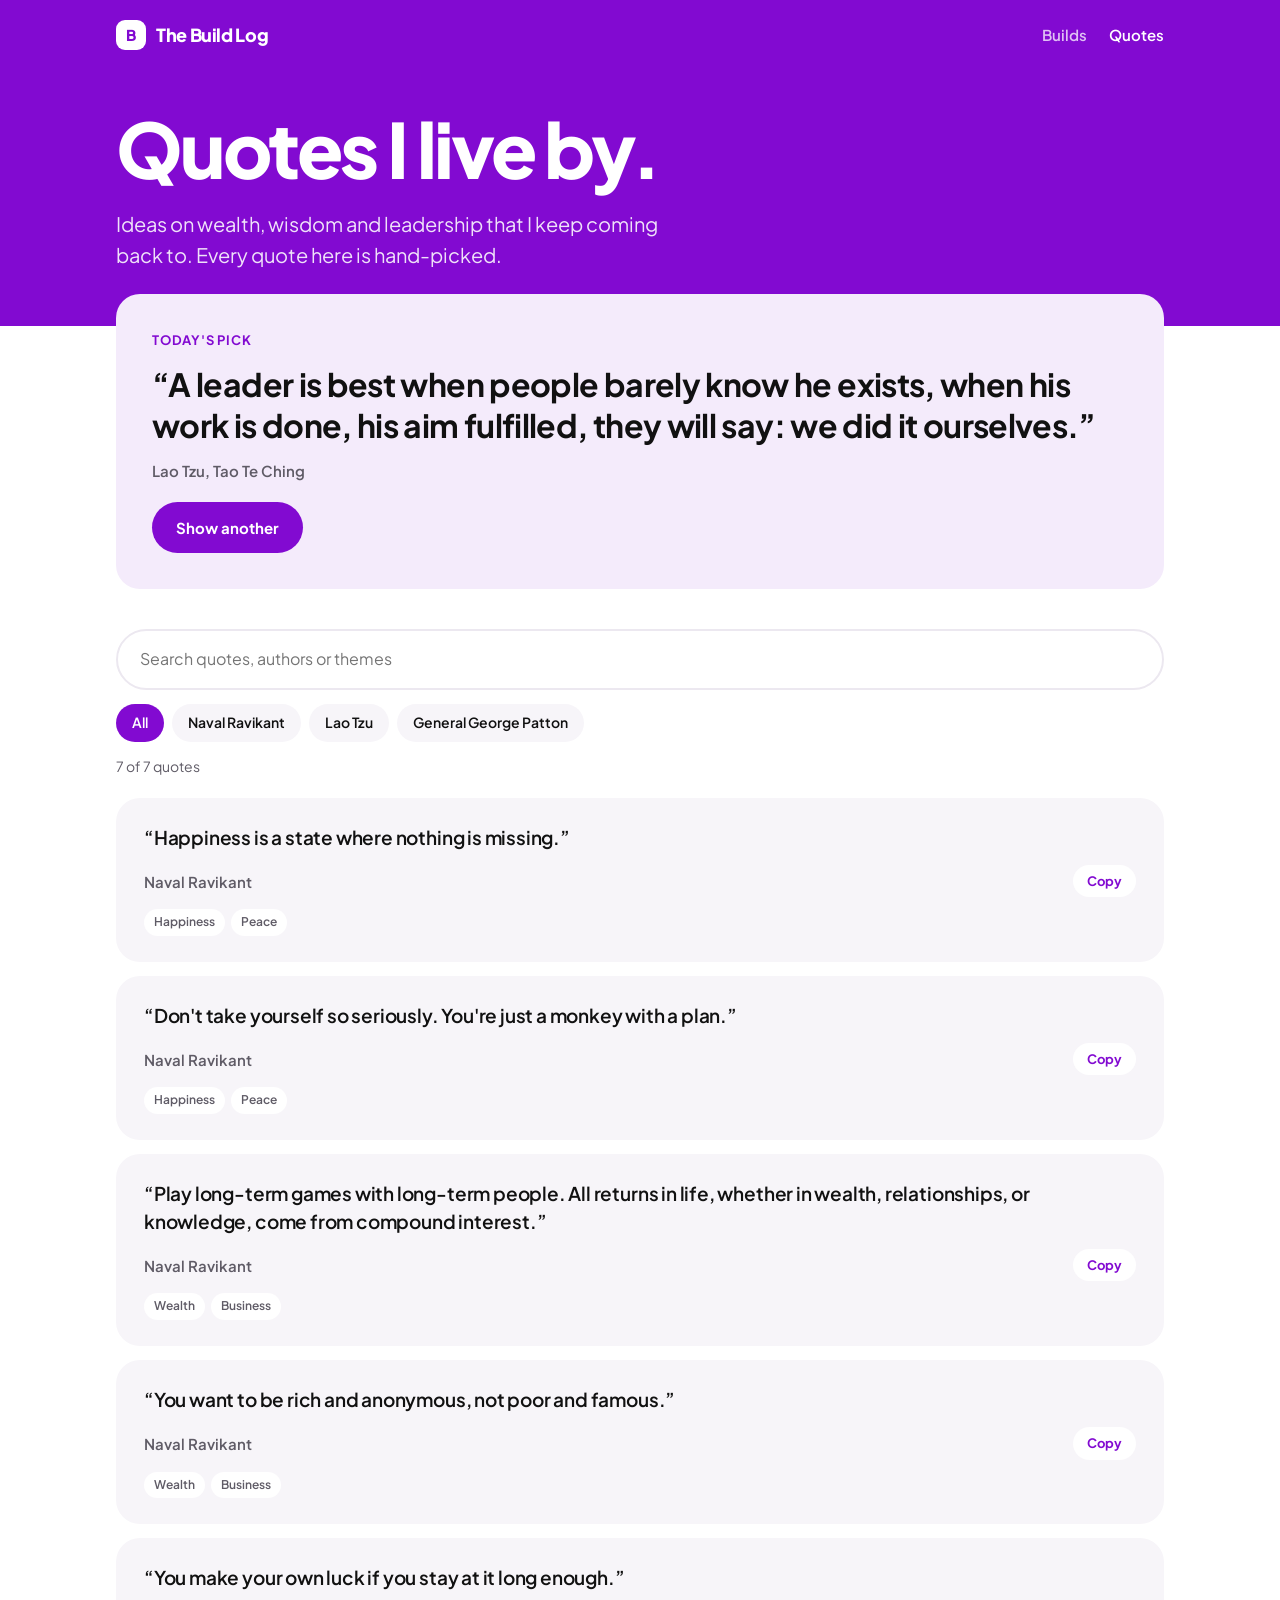
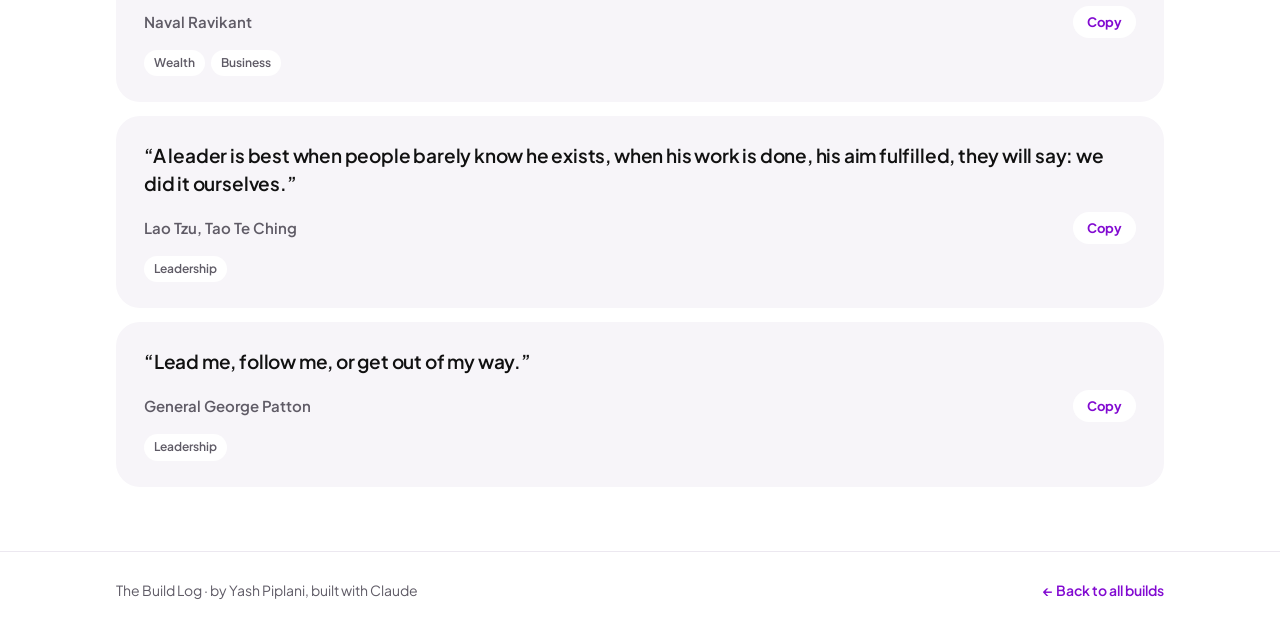
<file: quotes.html>
<!doctype html>
<html lang="en">
<head>
<meta charset="utf-8">
<meta name="viewport" content="width=device-width, initial-scale=1">
<title>Quotes I Live By</title>
<meta name="description" content="Hand-picked quotes on wealth, wisdom, leadership and life.">
<link rel="preconnect" href="https://fonts.googleapis.com">
<link href="https://fonts.googleapis.com/css2?family=Plus+Jakarta+Sans:wght@400;600;700;800&display=swap" rel="stylesheet">
<meta name="color-scheme" content="light only">
<link rel="stylesheet" href="style.css?v=4">
<style>
  .hero-inner.compact { padding: 40px 16px 56px; }
  .spotlight {
    background: var(--brand-tint); border-radius: var(--radius); padding: 36px;
    margin-top: -32px; position: relative;
  }
  .label { font-size: 13px; font-weight: 700; color: var(--brand); text-transform: uppercase; letter-spacing: .06em; }
  .spotlight blockquote {
    font-size: clamp(22px, 3.6vw, 32px); font-weight: 700; letter-spacing: -0.02em;
    line-height: 1.3; margin: 14px 0 12px;
  }
  .who { color: var(--muted); font-size: 15px; font-weight: 600; }
  .spotlight .btn { margin-top: 20px; }
  .controls { display: flex; flex-direction: column; gap: 14px; margin: 40px 0 20px; }
  input[type=search] {
    font: inherit; font-size: 16px; width: 100%; padding: 16px 22px; border-radius: 999px;
    border: 2px solid var(--line); background: var(--bg); color: var(--ink); outline: none;
  }
  input[type=search]:focus { border-color: var(--brand); }
  .chips { display: flex; flex-wrap: wrap; gap: 8px; }
  .chip {
    font: inherit; font-size: 14px; font-weight: 600; padding: 8px 16px; border-radius: 999px;
    cursor: pointer; border: 0; background: var(--surface); color: var(--ink);
  }
  .chip.on { background: var(--brand); color: var(--on-brand); }
  .count { color: var(--muted); font-size: 14px; }
  .list { display: grid; gap: 14px; }
  .quote { background: var(--surface); border-radius: var(--radius); padding: 26px 28px; }
  .quote p { font-size: 19px; font-weight: 600; line-height: 1.45; margin: 0 0 14px; letter-spacing: -0.01em; }
  .meta { display: flex; justify-content: space-between; align-items: center; gap: 10px; flex-wrap: wrap; }
  .copy {
    font: inherit; font-size: 13px; font-weight: 700; cursor: pointer;
    background: var(--bg); color: var(--brand); border: 0; border-radius: 999px; padding: 6px 14px;
  }
  .quote .tags { margin-top: 12px; }
  .empty { color: var(--muted); text-align: center; padding: 40px 0; }
</style>
</head>
<body>

<div class="hero">
  <nav class="nav">
    <a class="logo" href="index.html"><span class="mark">B</span>The Build Log</a>
    <div class="nav-links">
      <a href="index.html#builds">Builds</a>
      <a class="on" href="quotes.html">Quotes</a>
    </div>
  </nav>
  <div class="hero-inner compact">
    <h1>Quotes I live by.</h1>
    <p>Ideas on wealth, wisdom and leadership that I keep coming back to. Every quote here is hand-picked.</p>
  </div>
</div>

<main class="section" style="padding-top:0">
  <section class="spotlight" id="spotlight"></section>

  <div class="controls">
    <input type="search" id="search" placeholder="Search quotes, authors or themes">
    <div class="chips" id="chips"></div>
    <div class="count" id="count"></div>
  </div>

  <div class="list" id="list"></div>
</main>

<footer>
  <div class="footer-inner">
    <span>The Build Log &middot; by Yash Piplani, built with Claude</span>
    <a href="index.html">&larr; Back to all builds</a>
  </div>
</footer>

<script>
  // ADD YOUR QUOTES HERE.
  // Copy one block, paste it below the last one, and change the text, author, source and tags.
  // Keep the quote text inside the double quotes. Each block ends with a comma.
  const quotes = [
    {
      text: "Happiness is a state where nothing is missing.",
      author: "Naval Ravikant",
      source: "",
      tags: ["Happiness", "Peace"]
    },
    {
      text: "Don't take yourself so seriously. You're just a monkey with a plan.",
      author: "Naval Ravikant",
      source: "",
      tags: ["Happiness", "Peace"]
    },
    {
      text: "Play long-term games with long-term people. All returns in life, whether in wealth, relationships, or knowledge, come from compound interest.",
      author: "Naval Ravikant",
      source: "",
      tags: ["Wealth", "Business"]
    },
    {
      text: "You want to be rich and anonymous, not poor and famous.",
      author: "Naval Ravikant",
      source: "",
      tags: ["Wealth", "Business"]
    },
    {
      text: "You make your own luck if you stay at it long enough.",
      author: "Naval Ravikant",
      source: "",
      tags: ["Wealth", "Business"]
    },
    {
      text: "A leader is best when people barely know he exists, when his work is done, his aim fulfilled, they will say: we did it ourselves.",
      author: "Lao Tzu",
      source: "Tao Te Ching",
      tags: ["Leadership"]
    },
    {
      text: "Lead me, follow me, or get out of my way.",
      author: "General George Patton",
      source: "",
      tags: ["Leadership"]
    },
  ];

  let activeAuthor = "All";
  const $ = id => document.getElementById(id);
  const credit = q => q.author + (q.source ? ", " + q.source : "");

  function spotlight() {
    if (!quotes.length) { $("spotlight").style.display = "none"; return; }
    const q = quotes[Math.floor(Math.random() * quotes.length)];
    $("spotlight").innerHTML = `
      <div class="label">Today's pick</div>
      <blockquote>&ldquo;${q.text}&rdquo;</blockquote>
      <div class="who">${credit(q)}</div>
      <button class="btn btn-brand" onclick="spotlight()">Show another</button>`;
  }

  function chips() {
    const authors = ["All", ...new Set(quotes.map(q => q.author))];
    $("chips").innerHTML = authors.map(a =>
      `<button class="chip ${a === activeAuthor ? "on" : ""}" data-a="${a}">${a}</button>`).join("");
    $("chips").querySelectorAll(".chip").forEach(c =>
      c.onclick = () => { activeAuthor = c.dataset.a; chips(); render(); });
  }

  function render() {
    const term = $("search").value.toLowerCase();
    const shown = quotes.filter(q =>
      (activeAuthor === "All" || q.author === activeAuthor) &&
      (q.text + q.author + (q.source || "") + q.tags.join(" ")).toLowerCase().includes(term));
    $("count").textContent = `${shown.length} of ${quotes.length} quotes`;
    $("list").innerHTML = shown.length ? shown.map(q => `
      <article class="quote">
        <p>&ldquo;${q.text}&rdquo;</p>
        <div class="meta">
          <span class="who">${credit(q)}</span>
          <button class="copy" data-i="${quotes.indexOf(q)}">Copy</button>
        </div>
        <div class="tags">${q.tags.map(t => `<span class="tag">${t}</span>`).join("")}</div>
      </article>`).join("") : `<div class="empty">No quotes match that search.</div>`;
    $("list").querySelectorAll(".copy").forEach(b => b.onclick = () => {
      const q = quotes[b.dataset.i];
      navigator.clipboard.writeText(`"${q.text}" (${q.author})`).then(() => {
        b.textContent = "Copied"; setTimeout(() => b.textContent = "Copy", 1200);
      }).catch(() => {});
    });
  }

  $("search").oninput = render;
  spotlight(); chips(); render();
</script>
</body>
</html>
</file>
<file: style.css>
/* The Build Log: shared styles for every page.
   One brand colour (#820AD1) plus neutrals. Change --brand to rebrand the whole site. */

:root {
  color-scheme: light only;
  --brand: #820AD1;
  --brand-dark: #6407A3;
  --brand-tint: #F4EBFB;
  --bg: #FFFFFF;
  --surface: #F7F5F9;
  --ink: #111111;
  --muted: #5F5B66;
  --line: #ECE8F0;
  --on-brand: #FFFFFF;
  --radius: 24px;
}

* { box-sizing: border-box; }
html { scroll-behavior: smooth; }
body {
  margin: 0;
  background: var(--bg);
  color: var(--ink);
  font-family: "Plus Jakarta Sans", system-ui, sans-serif;
  line-height: 1.55;
  -webkit-font-smoothing: antialiased;
}
a { color: inherit; }

/* Top bar */
.nav {
  max-width: 1080px; margin: 0 auto; padding: 20px 16px;
  display: flex; justify-content: space-between; align-items: center;
}
.logo {
  font-weight: 800; font-size: 18px; text-decoration: none;
  display: flex; align-items: center; gap: 10px; letter-spacing: -0.02em;
}
.logo .mark {
  width: 30px; height: 30px; border-radius: 9px; background: var(--brand);
  color: var(--on-brand); display: grid; place-items: center; font-size: 15px;
}
.nav-links { display: flex; gap: 22px; font-weight: 600; font-size: 15px; }
.nav-links a { text-decoration: none; color: var(--muted); }
.nav-links a:hover, .nav-links a.on { color: var(--brand); }

/* Hero */
.hero { background: var(--brand); color: var(--on-brand); }
.hero-inner { max-width: 1080px; margin: 0 auto; padding: 72px 16px 80px; }
.hero h1 {
  font-size: clamp(40px, 8vw, 76px); line-height: 1.02; letter-spacing: -0.04em;
  font-weight: 800; margin: 0 0 20px; max-width: 760px;
}
.hero p { font-size: clamp(17px, 2.2vw, 20px); max-width: 560px; margin: 0; opacity: .88; }
.hero .actions { display: flex; flex-wrap: wrap; gap: 12px; margin-top: 32px; }

/* Buttons */
.btn {
  display: inline-flex; align-items: center; gap: 8px;
  font: inherit; font-weight: 700; font-size: 15px; cursor: pointer;
  padding: 14px 24px; border-radius: 999px; border: 0; text-decoration: none;
  transition: transform .15s, background .15s;
}
.btn:hover { transform: translateY(-1px); }
.btn-light { background: var(--on-brand); color: #820AD1; }
.btn-ghost { background: transparent; color: var(--on-brand); box-shadow: inset 0 0 0 2px rgba(255,255,255,.5); }
.btn-brand { background: var(--brand); color: var(--on-brand); }
.btn-brand:hover { background: var(--brand-dark); }
.btn-soft { background: var(--brand-tint); color: var(--brand); }

/* Sections */
.section { max-width: 1080px; margin: 0 auto; padding: 64px 16px; }
.section-head { display: flex; justify-content: space-between; align-items: end; gap: 16px; flex-wrap: wrap; margin-bottom: 28px; }
.section h2 { font-size: clamp(28px, 4.5vw, 40px); letter-spacing: -0.03em; line-height: 1.1; margin: 0; font-weight: 800; }
.section-head p { color: var(--muted); margin: 0; }

/* Project cards */
.grid { display: grid; gap: 16px; grid-template-columns: repeat(auto-fill, minmax(280px, 1fr)); }
.card {
  background: var(--surface); border-radius: var(--radius); padding: 28px;
  display: flex; flex-direction: column; gap: 12px; text-decoration: none;
  border: 1px solid transparent; transition: border-color .15s, transform .15s;
}
a.card:hover { border-color: var(--brand); transform: translateY(-2px); }
.card .top { display: flex; justify-content: space-between; align-items: center; }
.card .num { font-weight: 800; color: var(--brand); font-size: 15px; }
.pill { font-size: 12px; font-weight: 700; padding: 4px 12px; border-radius: 999px; }
.pill.live { background: var(--brand); color: var(--on-brand); }
.pill.soon { background: var(--bg); color: var(--muted); }
.card h3 { font-size: 21px; letter-spacing: -0.02em; margin: 4px 0 0; line-height: 1.25; }
.card p { margin: 0; color: var(--muted); font-size: 15px; flex: 1; }
.tags { display: flex; flex-wrap: wrap; gap: 6px; }
.tag { font-size: 12px; font-weight: 600; color: var(--muted); background: var(--bg); padding: 4px 10px; border-radius: 999px; }
.card .go { font-weight: 700; color: var(--brand); font-size: 15px; }

/* Stats strip */
.stats { display: flex; gap: 40px; margin-top: 40px; }
.stats b { display: block; font-size: 36px; letter-spacing: -0.03em; line-height: 1; }
.stats span { font-size: 14px; opacity: .8; }

/* Footer */
footer { border-top: 1px solid var(--line); }
.footer-inner {
  max-width: 1080px; margin: 0 auto; padding: 28px 16px 40px;
  display: flex; justify-content: space-between; flex-wrap: wrap; gap: 12px;
  color: var(--muted); font-size: 14px;
}
.footer-inner a { color: var(--brand); font-weight: 600; text-decoration: none; }

@media (max-width: 560px) {
  .nav-links { gap: 14px; font-size: 14px; }
  .hero-inner { padding: 48px 16px 56px; }
  .stats { gap: 28px; }
}

/* Nav sitting on the purple hero */
.hero .logo .mark { background: var(--on-brand); color: #820AD1; }
.hero .nav-links a { color: rgba(255,255,255,.75); }
.hero .nav-links a:hover, .hero .nav-links a.on { color: var(--on-brand); }

/* Signature purple stays exact in light and dark mode */
.hero { background: #820AD1; }

/* Landing page: purple all the way down, white cards on top */
body.landing { background: #820AD1; color: #FFFFFF; }
.landing .section h2 { color: #FFFFFF; }
.landing .section-head p { color: rgba(255,255,255,.75); }
.landing .card { background: #FFFFFF; color: #111111; }
.landing .card p { color: #5F5B66; }
.landing .card .num, .landing .card .go { color: #820AD1; }
.landing .tag { background: #F4EBFB; color: #6407A3; }
.landing .pill.live { background: #820AD1; color: #FFFFFF; }
.landing .pill.soon { background: #F4EBFB; color: #6407A3; }
.landing a.card:hover { border-color: transparent; box-shadow: 0 12px 32px rgba(40,0,70,.35); }
.landing footer { border-top: 1px solid rgba(255,255,255,.2); }
.landing .footer-inner { color: rgba(255,255,255,.75); }
.landing .footer-inner a { color: #FFFFFF; }
</file>
